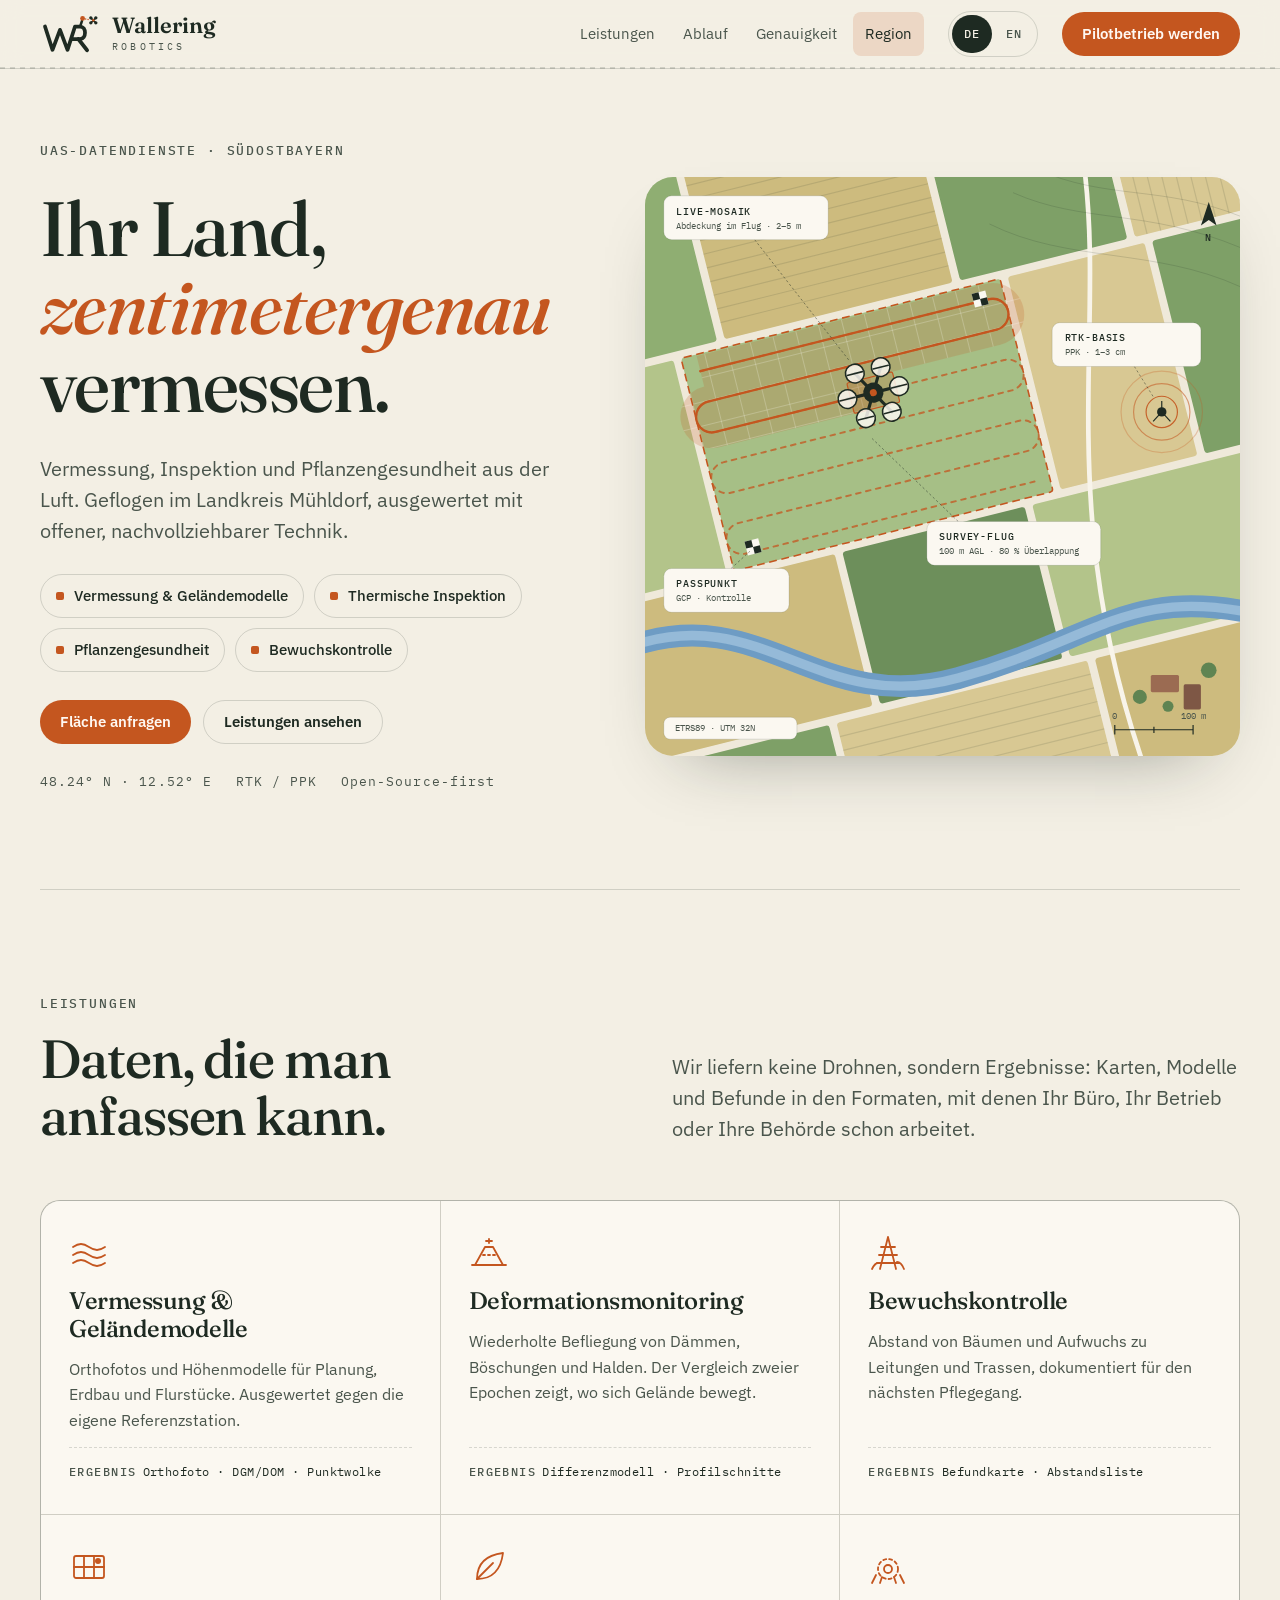
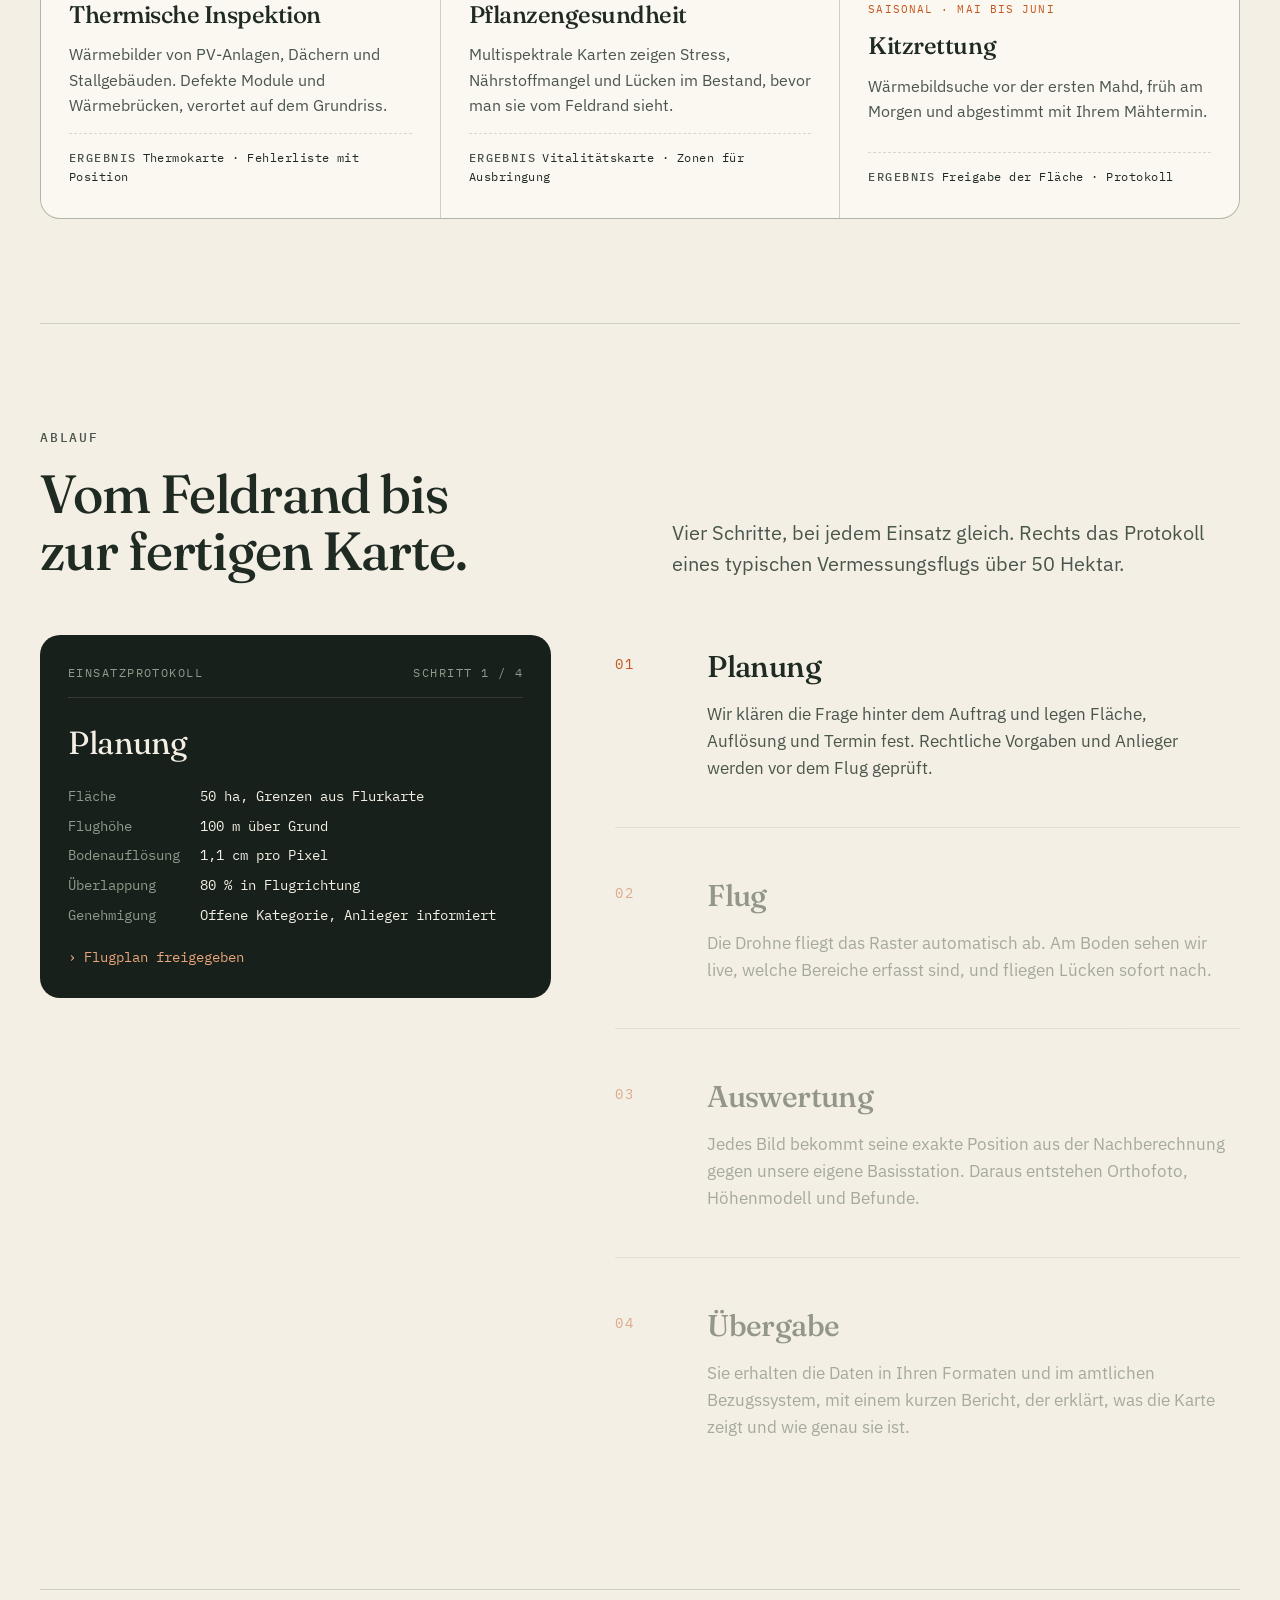
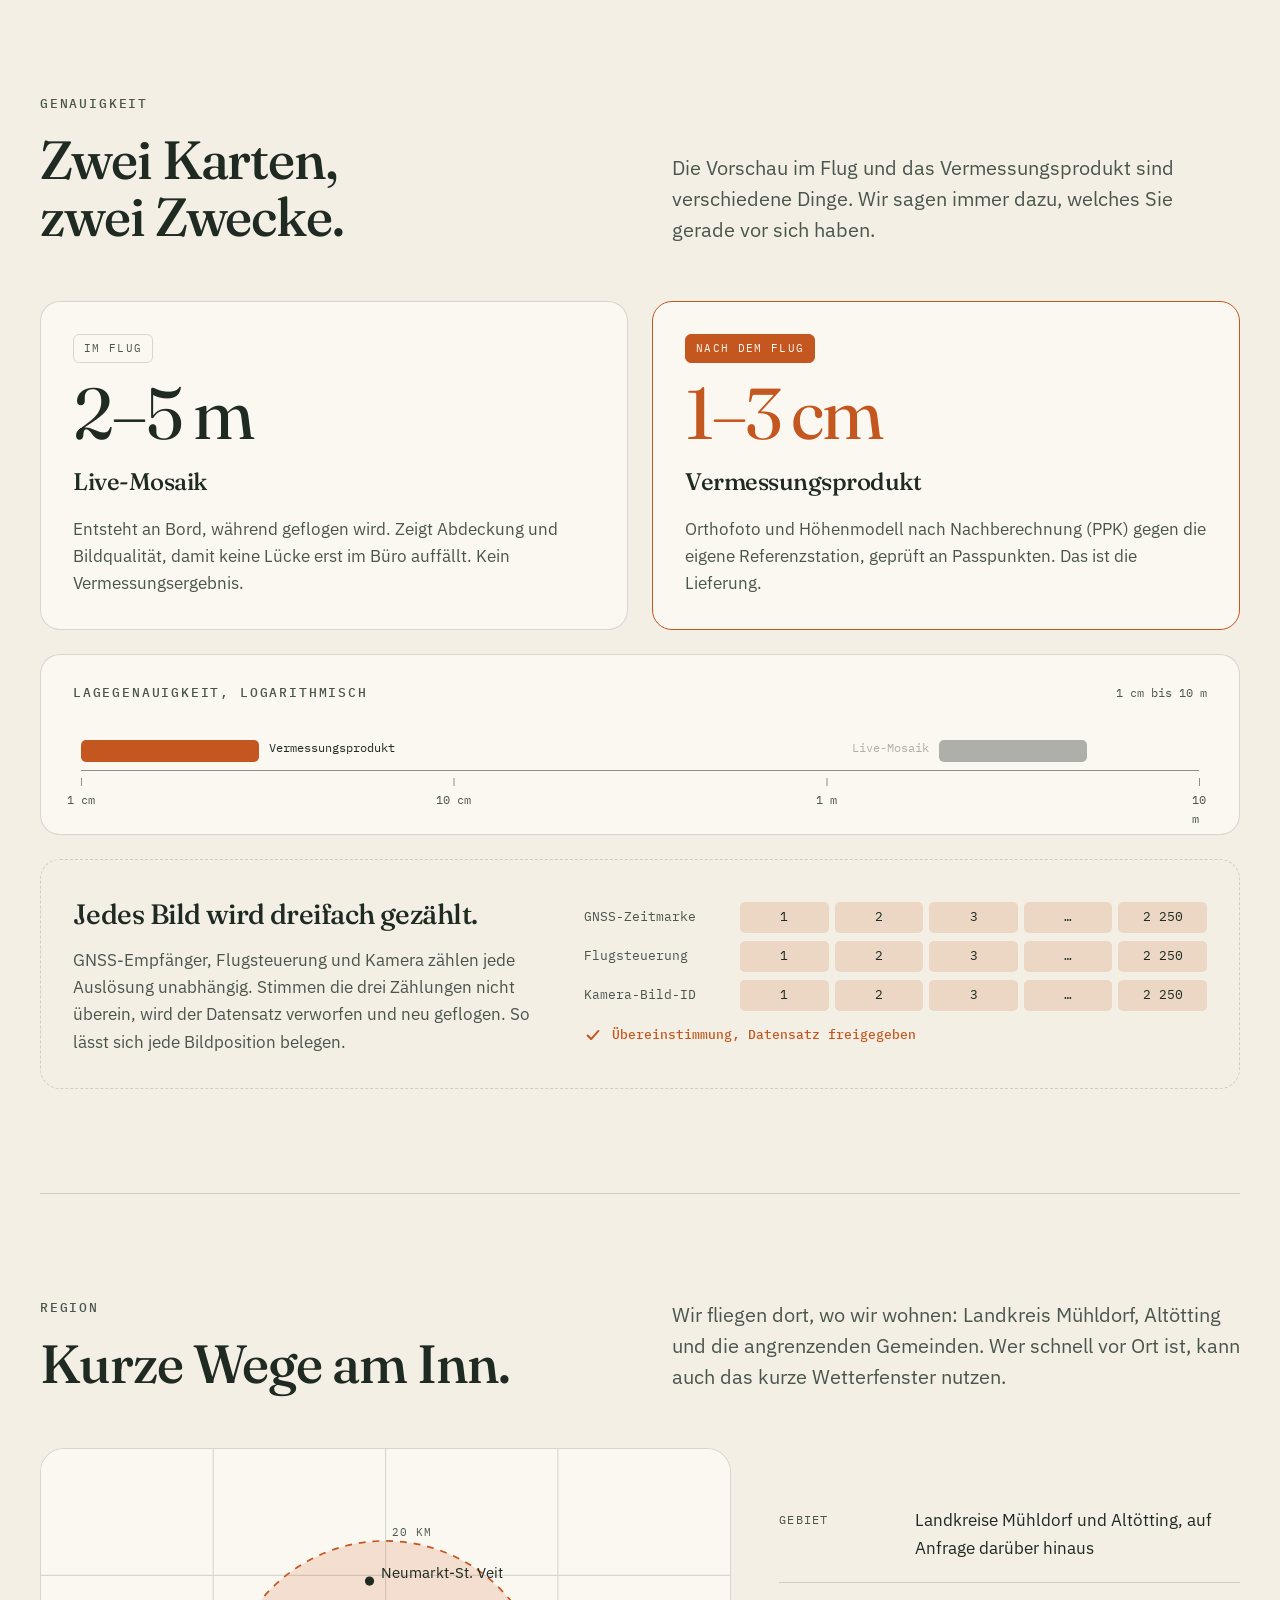
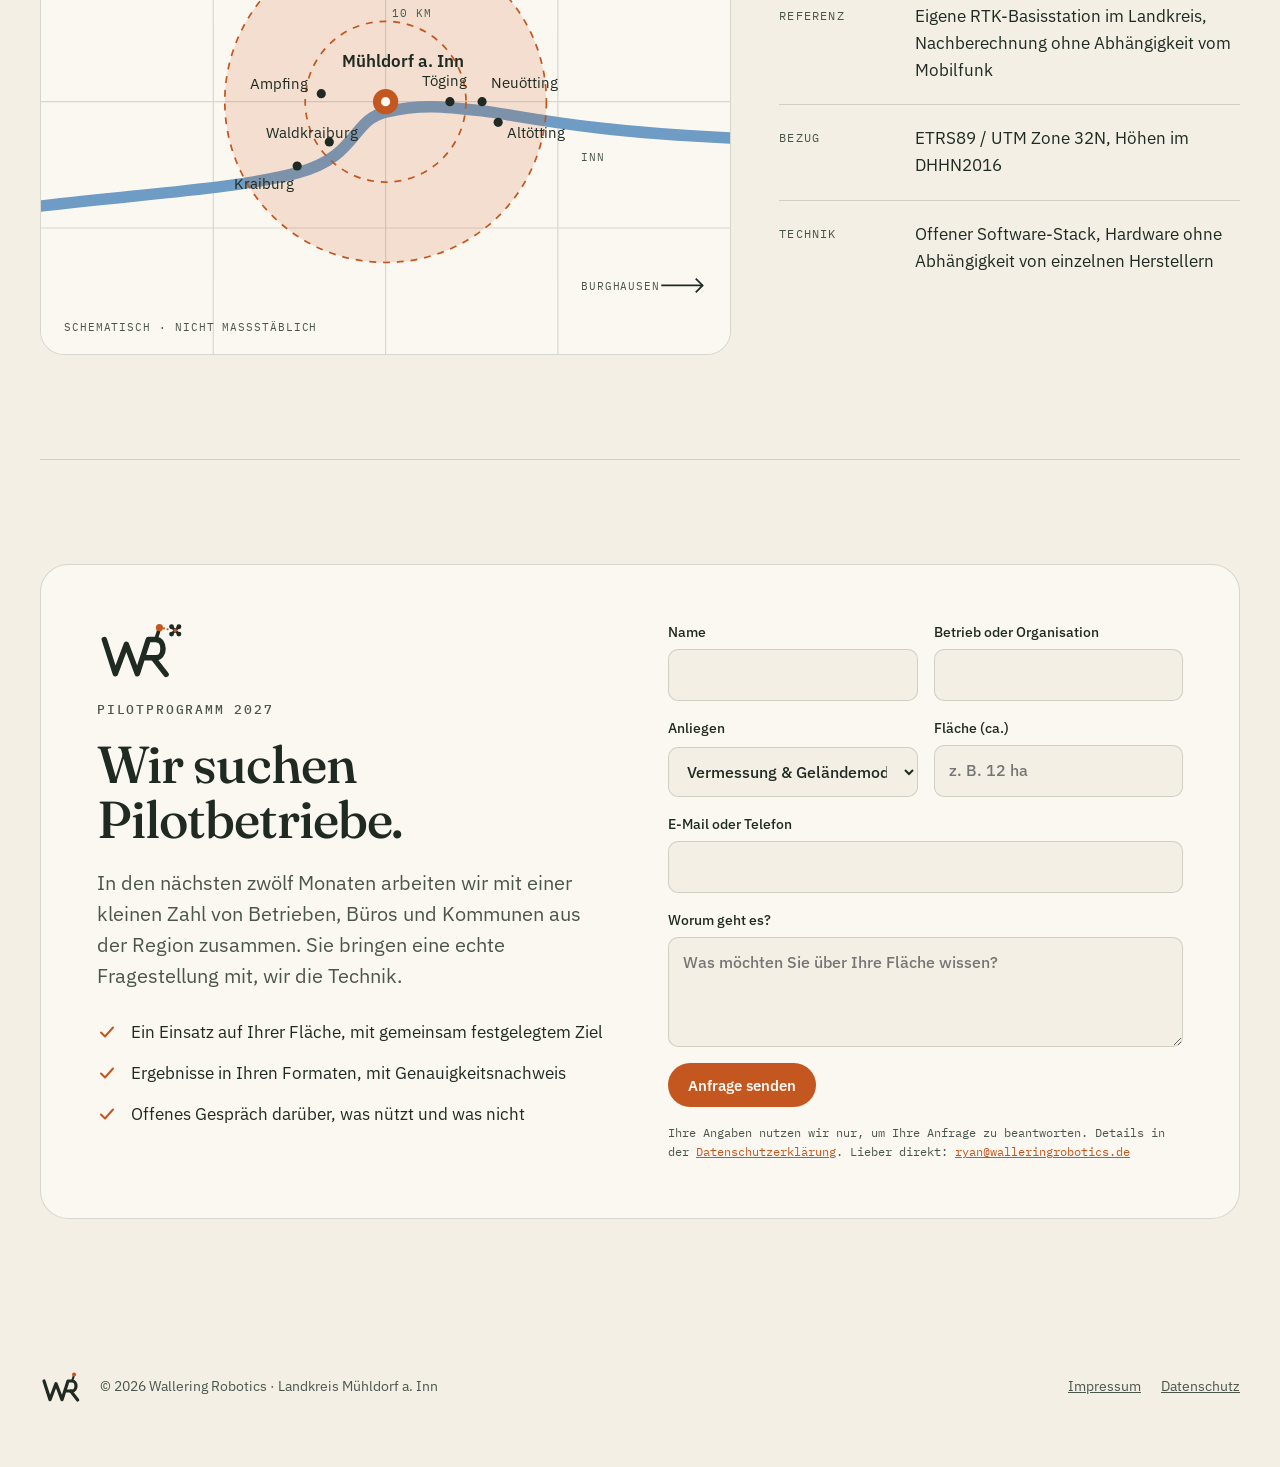
<file: index.html>
<!doctype html>
<html lang="de">
<head>
<meta charset="utf-8">
<meta name="viewport" content="width=device-width, initial-scale=1, viewport-fit=cover">
<title>Wallering Robotics · Vermessung &amp; Inspektion aus der Luft · Mühldorf a. Inn</title>
<meta name="description" content="UAS-Datendienste aus dem Landkreis Mühldorf: Vermessung und Geländemodelle, Deformationsmonitoring, Bewuchskontrolle, Thermografie, Pflanzengesundheit und Kitzrettung. Zentimetergenau mit eigener RTK-Basis.">
<link rel="canonical" href="https://walleringrobotics.de/">
<link rel="alternate" hreflang="de" href="https://walleringrobotics.de/">
<link rel="alternate" hreflang="en" href="https://walleringrobotics.de/en/">
<link rel="alternate" hreflang="x-default" href="https://walleringrobotics.de/">
<meta name="theme-color" content="#F3EFE4" media="(prefers-color-scheme: light)">
<meta name="theme-color" content="#131915" media="(prefers-color-scheme: dark)">
<meta property="og:type" content="website">
<meta property="og:locale" content="de_DE">
<meta property="og:locale:alternate" content="en_GB">
<meta property="og:site_name" content="Wallering Robotics">
<meta property="og:title" content="Wallering Robotics · Ihr Land, zentimetergenau vermessen">
<meta property="og:description" content="Vermessung, Inspektion und Pflanzengesundheit aus der Luft, geflogen im Landkreis Mühldorf.">
<meta property="og:url" content="https://walleringrobotics.de/">
<link rel="icon" href="favicon.svg" type="image/svg+xml">
<link rel="preload" href="fonts/fraunces-latin-opsz-normal.woff2" as="font" type="font/woff2" crossorigin>
<link rel="preload" href="fonts/ibm-plex-sans-latin-400-normal.woff2" as="font" type="font/woff2" crossorigin>
<style>
/* Schriften lokal gehostet (keine Verbindung zu Google) */
@font-face{font-family:'Fraunces';font-style:normal;font-weight:100 900;font-display:swap;src:url(fonts/fraunces-latin-opsz-normal.woff2) format('woff2')}
@font-face{font-family:'Fraunces';font-style:italic;font-weight:100 900;font-display:swap;src:url(fonts/fraunces-latin-opsz-italic.woff2) format('woff2')}
@font-face{font-family:'IBM Plex Sans';font-style:normal;font-weight:400;font-display:swap;src:url(fonts/ibm-plex-sans-latin-400-normal.woff2) format('woff2')}
@font-face{font-family:'IBM Plex Sans';font-style:normal;font-weight:500;font-display:swap;src:url(fonts/ibm-plex-sans-latin-500-normal.woff2) format('woff2')}
@font-face{font-family:'IBM Plex Sans';font-style:normal;font-weight:600;font-display:swap;src:url(fonts/ibm-plex-sans-latin-600-normal.woff2) format('woff2')}
@font-face{font-family:'IBM Plex Mono';font-style:normal;font-weight:400;font-display:swap;src:url(fonts/ibm-plex-mono-latin-400-normal.woff2) format('woff2')}
@font-face{font-family:'IBM Plex Mono';font-style:normal;font-weight:500;font-display:swap;src:url(fonts/ibm-plex-mono-latin-500-normal.woff2) format('woff2')}
:root{padding-top:env(safe-area-inset-top,0px);padding-bottom:env(safe-area-inset-bottom,0px)}
body{margin:0}
img{max-width:100%}
[hidden]{display:none!important}
.hp{position:absolute;left:-9999px;width:1px;height:1px;overflow:hidden}
</style>
<style>
/* Layout: a survey map that keeps flying as you scroll — map hero, then field-sheet sections on a paper ground, one burnt-orange flight-line accent */
:root{
  --bg:#F3EFE4; --surface:#FBF8F1; --fg:#1E2A22; --muted:#4A554C; --line:rgba(30,42,34,.16);
  --accent:#C4561F; --accent-soft:rgba(196,86,31,.16); --on-accent:#FFF8F2;
  --gap:#EFE9DA; --f1:#8FAE72; --f2:#CDBB7E; --f3:#7EA067; --f4:#D8C893; --f5:#B3C48A; --f6:#6D8F5B; --fs:#A6BF86;
  --river:#6E9CC4; --river2:#95BAD8; --road:#F8F4EA; --roof1:#9B6B52; --roof2:#7E5745; --tree:#5F8452;
  --display:'Fraunces', Georgia, 'Times New Roman', serif;
  --body:'IBM Plex Sans', system-ui, -apple-system, 'Segoe UI', sans-serif;
  --mono:'IBM Plex Mono', ui-monospace, 'SFMono-Regular', Menlo, monospace;
}
@media (prefers-color-scheme: dark){ :root:not([data-theme="light"]){
  --bg:#131915; --surface:#1B231E; --fg:#ECE8DC; --muted:#A9B2A6; --line:rgba(236,232,220,.16);
  --accent:#E27B45; --accent-soft:rgba(226,123,69,.2); --on-accent:#1A120D;
  --gap:#20291F; --f1:#3F5634; --f2:#5E5534; --f3:#36502F; --f4:#655D3C; --f5:#4A5A36; --f6:#2E4428; --fs:#4C6340;
  --river:#3D6789; --river2:#5383AA; --road:#2B3328; --roof1:#6E4B3A; --roof2:#5A3F32; --tree:#2F4A29;
  color-scheme:dark }}
:root[data-theme="dark"]{
  --bg:#131915; --surface:#1B231E; --fg:#ECE8DC; --muted:#A9B2A6; --line:rgba(236,232,220,.16);
  --accent:#E27B45; --accent-soft:rgba(226,123,69,.2); --on-accent:#1A120D;
  --gap:#20291F; --f1:#3F5634; --f2:#5E5534; --f3:#36502F; --f4:#655D3C; --f5:#4A5A36; --f6:#2E4428; --fs:#4C6340;
  --river:#3D6789; --river2:#5383AA; --road:#2B3328; --roof1:#6E4B3A; --roof2:#5A3F32; --tree:#2F4A29;
  color-scheme:dark }

*{box-sizing:border-box}
html{scroll-behavior:smooth;scroll-padding-top:84px}
@media (prefers-reduced-motion: reduce){ html{scroll-behavior:auto} }
body{background:var(--bg);color:var(--fg);font-family:var(--body);font-size:17px;line-height:1.6;padding-inline:20px;-webkit-font-smoothing:antialiased}
a{color:var(--accent)}
:focus-visible{outline:2px solid var(--accent);outline-offset:3px;border-radius:4px}
.wrap{max-width:1200px;margin-inline:auto}
h1,h2,h3{font-family:var(--display);font-weight:500;letter-spacing:-.02em;text-wrap:balance;margin:0}
p{margin:0}
.eyebrow{font-family:var(--mono);font-size:13px;font-weight:500;letter-spacing:.14em;text-transform:uppercase;color:var(--muted)}
.lede{font-size:20px;line-height:1.55;color:var(--muted);max-width:60ch}
.mono{font-family:var(--mono)}

/* header */
.top{position:sticky;top:env(safe-area-inset-top,0px);z-index:20;margin-inline:-20px;padding-inline:20px;background:color-mix(in srgb,var(--bg) 88%,transparent);backdrop-filter:blur(10px);-webkit-backdrop-filter:blur(10px);border-bottom:1px solid var(--line)}
.top .wrap{display:flex;align-items:center;gap:24px;height:68px}
.brand{display:flex;align-items:center;gap:12px;text-decoration:none;color:var(--fg)}
.brand .w{font-family:var(--display);font-weight:600;font-size:22px;line-height:1}
.brand .r{font-family:var(--mono);font-size:10px;letter-spacing:.32em;color:var(--muted)}
.mark{flex-shrink:0;overflow:visible}
.mark .quad{animation:hover 3.2s ease-in-out infinite}
@keyframes hover{0%,100%{transform:translateY(0)}50%{transform:translateY(-1.4px)}}
@media (prefers-reduced-motion: reduce){ .mark .quad{animation:none} }
.foot-brand{display:flex;align-items:center;gap:12px;color:var(--fg)}
.pilot-mark{color:var(--fg);width:88px;height:auto;margin-bottom:20px;display:block}
.nav{display:flex;gap:4px;margin-left:auto}
.nav a{font-size:15px;color:var(--muted);text-decoration:none;padding:10px 12px;border-radius:8px}
.nav a:hover,.nav a.on{color:var(--fg)}
.nav a.on{background:var(--accent-soft)}
.btn{display:inline-flex;align-items:center;gap:10px;min-height:44px;padding:0 20px;border-radius:999px;background:var(--accent);color:var(--on-accent);font-weight:600;font-size:15px;text-decoration:none;border:0;cursor:pointer;font-family:var(--body)}
.btn:hover{filter:brightness(1.07)}
.btn.ghost{background:transparent;color:var(--fg);border:1px solid var(--line)}
.progress{position:absolute;left:0;right:0;bottom:-1px;height:2px;background-image:linear-gradient(90deg,var(--line) 50%,transparent 50%);background-size:10px 2px}
.progress i{display:block;height:2px;width:0;background:var(--accent)}
@media (max-width:900px){ .nav{display:none} .top .btn{margin-left:auto} }

/* hero */
.hero{display:grid;grid-template-columns:minmax(0,1fr) minmax(0,1.1fr);gap:64px;align-items:center;padding-block:72px 96px}
.hero-copy{display:flex;flex-direction:column;gap:28px}
.hero h1{font-size:clamp(44px,6vw,78px);line-height:1.02}
.hero h1 em{color:var(--accent)}
.pills{display:flex;flex-wrap:wrap;gap:10px}
.pill{display:inline-flex;align-items:center;gap:10px;padding:9px 15px;border:1px solid var(--line);border-radius:999px;font-size:15px;font-weight:500}
.pill::before{content:"";width:8px;height:8px;border-radius:2px;background:var(--accent)}
.hero-cta{display:flex;flex-wrap:wrap;gap:12px}
.coords{display:flex;flex-wrap:wrap;gap:8px 24px;font-family:var(--mono);font-size:13px;letter-spacing:.08em;color:var(--muted)}
.map{border-radius:28px;overflow:hidden;background:var(--gap);box-shadow:0 30px 70px -40px rgba(20,30,24,.45);max-width:100%}
.map svg{display:block;width:100%;height:auto}
.t1{font-family:var(--mono);font-size:13px;font-weight:500;letter-spacing:.08em;fill:var(--fg)}
.t2{font-family:var(--mono);font-size:11px;fill:var(--muted)}
.chip{fill:var(--surface);stroke:var(--line)}
.lead{fill:none;stroke:var(--fg);stroke-opacity:.5;stroke-width:1.2;stroke-dasharray:3 3}
.row{stroke:var(--fg);stroke-opacity:.12;stroke-width:1.5}
.blade{transform-box:fill-box;transform-origin:center;animation:spin .35s linear infinite}
@keyframes spin{to{transform:rotate(360deg)}}
@media (prefers-reduced-motion: reduce){ .blade{animation:none} }
@media (max-width:900px){ .hero{grid-template-columns:minmax(0,1fr);gap:40px;padding-block:40px 64px} }

/* sections */
section.band{padding-block:104px;border-top:1px solid var(--line)}
.head{display:grid;grid-template-columns:minmax(0,1fr) minmax(0,1fr);gap:24px 64px;align-items:end;margin-bottom:56px}
.head h2{font-size:clamp(34px,4.2vw,54px);line-height:1.06}
@media (max-width:900px){ section.band{padding-block:72px} .head{grid-template-columns:minmax(0,1fr);margin-bottom:40px} }

/* services */
.svc{display:grid;grid-template-columns:repeat(3,minmax(0,1fr));gap:1px;background:var(--line);border:1px solid var(--line);border-radius:20px;overflow:hidden}
.svc article{background:var(--surface);padding:32px 28px;display:flex;flex-direction:column;gap:14px;min-width:0}
.svc svg{width:40px;height:40px;fill:none;stroke:var(--accent);stroke-width:1.8;stroke-linecap:round;stroke-linejoin:round}
.svc h3{font-size:24px;line-height:1.15}
.svc p{color:var(--muted);font-size:16px}
.out{margin-top:auto;padding-top:14px;border-top:1px dashed var(--line);font-family:var(--mono);font-size:12px;letter-spacing:.04em;color:var(--fg)}
.out b{font-weight:500;color:var(--muted);letter-spacing:.12em;margin-right:6px}
.season{font-family:var(--mono);font-size:11px;letter-spacing:.1em;color:var(--accent);text-transform:uppercase}
@media (max-width:980px){ .svc{grid-template-columns:repeat(2,minmax(0,1fr))} }
@media (max-width:620px){ .svc{grid-template-columns:minmax(0,1fr)} }

/* process */
.proc{display:grid;grid-template-columns:minmax(0,.9fr) minmax(0,1.1fr);gap:64px}
.console{position:sticky;top:110px;align-self:start;background:#18201B;color:#DCE3D6;border-radius:20px;padding:28px;font-family:var(--mono);font-size:14px;line-height:1.7;min-width:0}
.console .bar{display:flex;justify-content:space-between;gap:12px;color:#8E9A8B;font-size:12px;letter-spacing:.12em;margin-bottom:18px;padding-bottom:14px;border-bottom:1px solid rgba(220,227,214,.14)}
.console .stage{font-family:var(--display);font-size:32px;color:#F3EFE4;letter-spacing:-.01em;margin-bottom:14px}
.console dl{display:grid;grid-template-columns:auto minmax(0,1fr);gap:6px 20px;margin:0}
.console dt{color:#8E9A8B}
.console dd{margin:0;color:#F3EFE4;font-variant-numeric:tabular-nums;overflow-wrap:anywhere}
.console .ok{margin-top:18px;color:#E9A57C}
.steps{display:flex;flex-direction:column;gap:0;list-style:none;margin:0;padding:0}
.steps li{padding-block:44px;border-top:1px solid var(--line);display:grid;grid-template-columns:72px minmax(0,1fr);gap:20px;opacity:.45;transition:opacity .3s}
.steps li:first-child{border-top:0;padding-top:8px}
.steps li.on{opacity:1}
.steps .n{font-family:var(--mono);font-size:14px;color:var(--accent);padding-top:10px;letter-spacing:.1em}
.steps h3{font-size:30px;margin-bottom:10px}
.steps p{color:var(--muted);max-width:52ch}
@media (max-width:900px){ .proc{grid-template-columns:minmax(0,1fr);gap:32px} .console{position:static} .steps li{opacity:1;grid-template-columns:48px minmax(0,1fr)} }

/* accuracy */
.acc{display:grid;grid-template-columns:repeat(2,minmax(0,1fr));gap:24px}
.prod{border:1px solid var(--line);border-radius:20px;padding:32px;display:flex;flex-direction:column;gap:14px;background:var(--surface);min-width:0}
.prod.main{border-color:var(--accent)}
.prod .big{font-family:var(--display);font-size:clamp(48px,6vw,72px);line-height:1;letter-spacing:-.03em}
.prod.main .big{color:var(--accent)}
.prod p{color:var(--muted)}
.tag{align-self:flex-start;font-family:var(--mono);font-size:11px;letter-spacing:.12em;text-transform:uppercase;padding:5px 10px;border-radius:6px;border:1px solid var(--line);color:var(--muted)}
.prod.main .tag{background:var(--accent);border-color:var(--accent);color:var(--on-accent)}
.ruler{grid-column:1/-1;border:1px solid var(--line);border-radius:20px;padding:28px 32px 20px;background:var(--surface)}
.ruler .ttl{display:flex;justify-content:space-between;gap:12px;flex-wrap:wrap;margin-bottom:26px}
.track{position:relative;height:56px;margin-inline:8px}
.track .axis{position:absolute;left:0;right:0;top:40px;height:1px;background:var(--fg);opacity:.5}
.track .band{position:absolute;top:10px;height:22px;border-radius:5px}
.track .band span{position:absolute;top:-2px;left:calc(100% + 10px);white-space:nowrap;font-family:var(--mono);font-size:12px;color:var(--fg)}
.track .b1{background:var(--accent)}
.track .b2{background:var(--fg);opacity:.35}
.track .b2 span{left:auto;right:calc(100% + 10px)}
.ticks{position:relative;height:28px;margin-inline:8px;font-family:var(--mono);font-size:12px;color:var(--muted)}
.ticks span{position:absolute;transform:translateX(-50%);top:4px}
.ticks span::before{content:"";position:absolute;left:50%;top:-12px;width:1px;height:8px;background:var(--fg);opacity:.5}
.check{grid-column:1/-1;display:grid;grid-template-columns:minmax(0,1fr) minmax(0,1.3fr);gap:32px;align-items:center;padding:32px;border-radius:20px;border:1px dashed var(--line)}
.check h3{font-size:28px;margin-bottom:10px}
.check p{color:var(--muted)}
.ctr{font-family:var(--mono);font-size:13px;display:grid;gap:8px;min-width:0;overflow-x:auto}
.ctr div{display:grid;grid-template-columns:150px repeat(5,minmax(40px,1fr));gap:6px;align-items:center;font-variant-numeric:tabular-nums}
.ctr div span{text-align:center;padding:5px 0;border-radius:5px;background:var(--accent-soft)}
.ctr div span:first-child{text-align:left;background:none;color:var(--muted)}
.ctr .res{display:flex;gap:10px;align-items:center;color:var(--accent);font-weight:500;padding-top:6px}
@media (max-width:800px){ .acc,.check{grid-template-columns:minmax(0,1fr)} .ctr div{grid-template-columns:110px repeat(5,minmax(34px,1fr))} }

/* region */
.region{display:grid;grid-template-columns:minmax(0,1.2fr) minmax(0,.8fr);gap:48px;align-items:center}
.rmap{border-radius:24px;overflow:hidden;background:var(--surface);border:1px solid var(--line);max-width:100%}
.rmap svg{display:block;width:100%;height:auto}
.town{font-family:var(--body);font-size:13px;fill:var(--fg)}
.town.hq{font-weight:600;font-size:15px}
.km{font-family:var(--mono);font-size:10px;fill:var(--muted);letter-spacing:.08em}
.facts{display:grid;gap:20px}
.fact{display:grid;grid-template-columns:120px minmax(0,1fr);gap:16px;padding-bottom:20px;border-bottom:1px solid var(--line)}
.fact:last-child{border-bottom:0}
.fact dt{font-family:var(--mono);font-size:12px;letter-spacing:.1em;text-transform:uppercase;color:var(--muted);padding-top:3px}
.fact dd{margin:0}
@media (max-width:900px){ .region{grid-template-columns:minmax(0,1fr)} }

/* pilot */
.pilot{display:grid;grid-template-columns:minmax(0,1fr) minmax(0,1fr);gap:56px;background:var(--surface);border:1px solid var(--line);border-radius:28px;padding:56px}
.pilot h2{font-size:clamp(34px,4.2vw,52px);line-height:1.06;margin-bottom:20px}
.pilot ul{list-style:none;padding:0;margin:28px 0 0;display:grid;gap:14px}
.pilot li{display:grid;grid-template-columns:22px minmax(0,1fr);gap:12px}
.pilot li svg{width:20px;height:20px;margin-top:3px;stroke:var(--accent);fill:none;stroke-width:2;stroke-linecap:round;stroke-linejoin:round}
form{display:grid;gap:16px;align-content:start}
label{display:grid;gap:6px;font-size:14px;font-weight:500}
input,select,textarea{font:inherit;font-size:16px;color:var(--fg);background:var(--bg);border:1px solid var(--line);border-radius:10px;padding:12px 14px;min-height:46px;width:100%}
textarea{min-height:110px;resize:vertical}
input:focus,select:focus,textarea:focus{outline:2px solid var(--accent);outline-offset:0;border-color:transparent}
.two{display:grid;grid-template-columns:repeat(2,minmax(0,1fr));gap:16px}
.note{font-family:var(--mono);font-size:12px;color:var(--muted)}
.status{font-size:15px;padding:12px 14px;border-radius:10px;background:var(--accent-soft)}
@media (max-width:900px){ .pilot{grid-template-columns:minmax(0,1fr);padding:32px 22px;gap:36px} }
@media (max-width:480px){ .two{grid-template-columns:minmax(0,1fr)} }

/* language switch */
.lang{display:flex;gap:2px;padding:3px;border:1px solid var(--line);border-radius:999px;font-family:var(--mono);font-size:12px;font-weight:500;letter-spacing:.08em;flex-shrink:0}
.lang a{min-width:40px;min-height:38px;display:grid;place-items:center;border-radius:999px;color:var(--muted);text-decoration:none}
.lang a:hover{color:var(--fg)}
.lang a[aria-current]{background:var(--fg);color:var(--bg)}
@media (max-width:900px){ .lang{margin-left:auto} .top .btn{margin-left:0} }
@media (max-width:560px){ .top .btn{display:none} }

footer{padding-block:48px 64px;display:flex;flex-wrap:wrap;gap:16px 32px;justify-content:space-between;align-items:center;color:var(--muted);font-size:14px}
footer nav{display:flex;gap:20px}
footer a{color:var(--muted)}
</style>
</head>
<body>

<header class="top">
  <div class="wrap">
    <a class="brand" href="#start" aria-label="Wallering Robotics, zum Seitenanfang">
      <svg class="mark" width="60" height="40" viewBox="0 0 72 48" aria-hidden="true">
        <g transform="translate(2 5)" fill="none" stroke-linecap="round" stroke-linejoin="round">
          <path d="M4 10 L13 38 L22 14 L31 38 L40 10 H46 C54 10 54 25 46 25 H35.5" stroke="currentColor" stroke-width="4.5"/>
          <path d="M44 25 L54.5 38.5" stroke="currentColor" stroke-width="4.5"/>
          <path d="M46.2 10 L48.4 3.2" stroke="currentColor" stroke-width="3"/>
          <circle cx="49.1" cy="0.3" r="2.9" fill="var(--accent)" stroke="none"/>
          <path class="link" d="M52.8 0.9 L56.4 1.8" stroke="var(--accent)" stroke-width="1.8" stroke-dasharray="0 3"/>
          <g class="quad"><g transform="translate(62 2.6)">
            <path d="M-3 -3 L3 3 M-3 3 L3 -3" stroke="currentColor" stroke-width="2.2"/>
            <g fill="currentColor" stroke="none"><circle cx="-3" cy="-3" r="2"/><circle cx="3" cy="-3" r="2"/><circle cx="-3" cy="3" r="2"/><circle cx="3" cy="3" r="2"/></g>
            <circle r="1.5" fill="var(--accent)" stroke="none"/>
          </g></g>
        </g>
      </svg>
      <span style="display:grid;gap:3px"><span class="w">Wallering</span><span class="r">ROBOTICS</span></span>
    </a>
    <nav class="nav" aria-label="Hauptnavigation">
      <a href="#leistungen">Leistungen</a>
      <a href="#ablauf">Ablauf</a>
      <a href="#genauigkeit">Genauigkeit</a>
      <a href="#region">Region</a>
    </nav>
    <nav class="lang" aria-label="Sprache"><a href="/" aria-current="page" lang="de">DE</a><a href="/en/" hreflang="en" lang="en">EN</a></nav>
    <a class="btn" href="#pilot">Pilotbetrieb werden</a>
  </div>
  <div class="progress" aria-hidden="true"><i id="prog"></i></div>
</header>

<main class="wrap" id="start">

<section class="hero" aria-labelledby="h-hero">
  <div class="hero-copy">
    <div class="eyebrow">UAS-Datendienste · Südostbayern</div>
    <h1 id="h-hero">Ihr Land, <em>zentimetergenau</em> vermessen.</h1>
    <p class="lede">Vermessung, Inspektion und Pflanzengesundheit aus der Luft. Geflogen im Landkreis Mühldorf, ausgewertet mit offener, nachvollziehbarer Technik.</p>
    <div class="pills">
      <span class="pill">Vermessung &amp; Geländemodelle</span>
      <span class="pill">Thermische Inspektion</span>
      <span class="pill">Pflanzengesundheit</span>
      <span class="pill">Bewuchskontrolle</span>
    </div>
    <div class="hero-cta">
      <a class="btn" href="#pilot">Fläche anfragen</a>
      <a class="btn ghost" href="#leistungen">Leistungen ansehen</a>
    </div>
    <div class="coords"><span>48.24° N · 12.52° E</span><span>RTK / PPK</span><span>Open-Source-first</span></div>
  </div>

  <div class="map">
    <svg viewBox="0 0 760 740" role="img" aria-label="Kartenillustration: Drohne fliegt ein Vermessungsmuster über Feldern am Inn, mit RTK-Basis und Passpunkten">
      <defs>
        <pattern id="px" width="30" height="30" patternUnits="userSpaceOnUse">
          <path d="M30 0H0V30" fill="none" stroke="#fff" stroke-opacity=".55" stroke-width="1"/>
        </pattern>
        <mask id="swathMask" maskUnits="userSpaceOnUse" x="-200" y="-200" width="1200" height="1200">
          <path id="swathM" d="" fill="none" stroke="#fff" stroke-width="40"/>
        </mask>
      </defs>
      <g transform="rotate(-14 400 370)">
        <rect x="-120" y="-80" width="260" height="220" rx="4" fill="var(--f1)"/>
        <rect x="150" y="-80" width="300" height="220" rx="4" fill="var(--f2)"/>
        <rect x="460" y="-80" width="220" height="220" rx="4" fill="var(--f3)"/>
        <rect x="690" y="-80" width="260" height="220" rx="4" fill="var(--f4)"/>
        <rect x="-120" y="150" width="200" height="280" rx="4" fill="var(--f5)"/>
        <rect x="90" y="150" width="420" height="280" rx="4" fill="var(--fs)"/>
        <rect x="520" y="150" width="180" height="280" rx="4" fill="var(--f4)"/>
        <rect x="710" y="150" width="240" height="280" rx="4" fill="var(--f3)"/>
        <rect x="-120" y="440" width="340" height="200" rx="4" fill="var(--f2)"/>
        <rect x="230" y="440" width="240" height="200" rx="4" fill="var(--f6)"/>
        <rect x="480" y="440" width="300" height="200" rx="4" fill="var(--f5)"/>
        <rect x="790" y="440" width="160" height="200" rx="4" fill="var(--f1)"/>
        <rect x="-120" y="650" width="280" height="230" rx="4" fill="var(--f3)"/>
        <rect x="170" y="650" width="330" height="230" rx="4" fill="var(--f4)"/>
        <rect x="510" y="650" width="440" height="230" rx="4" fill="var(--f2)"/>
        <g class="row" id="rows"></g>

        <g mask="url(#swathMask)">
          <rect x="60" y="130" width="480" height="320" fill="var(--accent)" fill-opacity=".2"/>
          <rect x="60" y="130" width="480" height="320" fill="url(#px)"/>
        </g>
        <rect x="90" y="150" width="420" height="280" rx="4" fill="none" stroke="var(--accent)" stroke-width="2" stroke-dasharray="10 6"/>
        <path id="plan" fill="none" stroke="var(--accent)" stroke-opacity=".75" stroke-width="2.5" stroke-dasharray="6 7" stroke-linecap="round" d="M110 172 H490 A20 20 0 0 1 490 212 H110 A20 20 0 0 0 110 252 H490 A20 20 0 0 1 490 292 H110 A20 20 0 0 0 110 332 H490 A20 20 0 0 1 490 372 H110 A20 20 0 0 0 110 412 H490"/>
        <path id="done" fill="none" stroke="var(--accent)" stroke-width="3" stroke-linecap="round" stroke-linejoin="round" d=""/>

        <g><rect x="112" y="397" width="18" height="18" fill="#FBF8F1"/><rect x="112" y="397" width="9" height="9" fill="#1E2A22"/><rect x="121" y="406" width="9" height="9" fill="#1E2A22"/></g>
        <g><rect x="470" y="160" width="18" height="18" fill="#FBF8F1"/><rect x="470" y="160" width="9" height="9" fill="#1E2A22"/><rect x="479" y="169" width="9" height="9" fill="#1E2A22"/></g>

        <g id="drone" transform="translate(300 292)">
          <rect x="-30" y="-20" width="60" height="40" rx="2" fill="var(--accent)" fill-opacity=".22" stroke="var(--accent)" stroke-width="1.5"/>
          <g stroke="#1E2A22" stroke-width="4" stroke-linecap="round">
            <line x1="0" y1="0" x2="34" y2="0"/><line x1="0" y1="0" x2="17" y2="29.4"/><line x1="0" y1="0" x2="-17" y2="29.4"/>
            <line x1="0" y1="0" x2="-34" y2="0"/><line x1="0" y1="0" x2="-17" y2="-29.4"/><line x1="0" y1="0" x2="17" y2="-29.4"/>
          </g>
          <g id="rotors"></g>
          <circle r="13" fill="#1E2A22"/><circle r="4.5" fill="var(--accent)"/>
        </g>
      </g>

      <path d="M560 -20 C 590 200 520 420 640 760" fill="none" stroke="var(--road)" stroke-width="6" stroke-linecap="round"/>
      <path d="M-20 600 C 150 540 220 690 400 640 S 620 520 790 560" fill="none" stroke="var(--river)" stroke-width="28" stroke-linecap="round"/>
      <path d="M-20 600 C 150 540 220 690 400 640 S 620 520 790 560" fill="none" stroke="var(--river2)" stroke-width="12" stroke-linecap="round"/>
      <g fill="none" stroke="var(--fg)" stroke-opacity=".16" stroke-width="1.2">
        <path d="M470 20 C 560 60 640 40 760 90"/><path d="M500 -10 C 590 30 660 10 760 50"/><path d="M440 60 C 540 110 650 90 760 140"/>
      </g>
      <rect x="646" y="636" width="36" height="22" rx="2" fill="var(--roof1)"/>
      <rect x="688" y="648" width="22" height="32" rx="2" fill="var(--roof2)"/>
      <circle cx="632" cy="664" r="9" fill="var(--tree)"/><circle cx="720" cy="630" r="10" fill="var(--tree)"/><circle cx="668" cy="676" r="7" fill="var(--tree)"/>

      <g fill="none" stroke="var(--accent)" stroke-width="1.5">
        <circle cx="660" cy="300" r="20" stroke-opacity=".9"/><circle cx="660" cy="300" r="36" stroke-opacity=".55"/><circle cx="660" cy="300" r="52" stroke-opacity=".28"/>
      </g>
      <g stroke="var(--fg)" stroke-width="1.5"><line x1="660" y1="300" x2="649" y2="312"/><line x1="660" y1="300" x2="671" y2="312"/><line x1="660" y1="300" x2="660" y2="286"/></g>
      <circle cx="660" cy="300" r="6" fill="var(--fg)"/>

      <path class="lead" d="M140 80 L 262 236"/>
      <rect class="chip" x="24" y="24" width="210" height="56" rx="10"/>
      <text class="t1" x="40" y="48">LIVE-MOSAIK</text>
      <text class="t2" x="40" y="66" id="covTxt">Abdeckung im Flug · 2–5 m</text>

      <path class="lead" d="M400 440 L 290 334"/>
      <rect class="chip" x="360" y="440" width="222" height="56" rx="10"/>
      <text class="t1" x="376" y="464">SURVEY-FLUG</text>
      <text class="t2" x="376" y="482">100 m AGL · 80 % Überlappung</text>

      <path class="lead" d="M625 242 L 650 282"/>
      <rect class="chip" x="520" y="186" width="190" height="56" rx="10"/>
      <text class="t1" x="536" y="210">RTK-BASIS</text>
      <text class="t2" x="536" y="228">PPK · 1–3 cm</text>

      <path class="lead" d="M110 500 L 134 478"/>
      <rect class="chip" x="24" y="500" width="160" height="56" rx="10"/>
      <text class="t1" x="40" y="524">PASSPUNKT</text>
      <text class="t2" x="40" y="542">GCP · Kontrolle</text>

      <polygon points="720,32 730,62 720,55 710,62" fill="var(--fg)"/>
      <text class="t1" x="715" y="82">N</text>
      <rect class="chip" x="24" y="690" width="170" height="28" rx="8"/>
      <text class="t2" x="38" y="708">ETRS89 · UTM 32N</text>
      <g stroke="var(--fg)" stroke-width="1.5"><line x1="600" y1="706" x2="700" y2="706"/><line x1="600" y1="700" x2="600" y2="712"/><line x1="650" y1="702" x2="650" y2="710"/><line x1="700" y1="700" x2="700" y2="712"/></g>
      <text class="t2" x="596" y="692">0</text><text class="t2" x="684" y="692">100 m</text>
    </svg>
  </div>
</section>

<section class="band" id="leistungen" aria-labelledby="h-l">
  <div class="head">
    <div style="display:grid;gap:16px"><div class="eyebrow">Leistungen</div><h2 id="h-l">Daten, die man anfassen kann.</h2></div>
    <p class="lede">Wir liefern keine Drohnen, sondern Ergebnisse: Karten, Modelle und Befunde in den Formaten, mit denen Ihr Büro, Ihr Betrieb oder Ihre Behörde schon arbeitet.</p>
  </div>
  <div class="svc">
    <article>
      <svg viewBox="0 0 40 40" aria-hidden="true"><path d="M4 30c6-4 10-4 16 0s10 4 16 0"/><path d="M4 22c6-4 10-4 16 0s10 4 16 0"/><path d="M4 14c6-4 10-4 16 0s10 4 16 0"/></svg>
      <h3>Vermessung &amp; Geländemodelle</h3>
      <p>Orthofotos und Höhenmodelle für Planung, Erdbau und Flurstücke. Ausgewertet gegen die eigene Referenzstation.</p>
      <div class="out"><b>ERGEBNIS</b>Orthofoto · DGM/DOM · Punktwolke</div>
    </article>
    <article>
      <svg viewBox="0 0 40 40" aria-hidden="true"><path d="M3 32h34"/><path d="M6 32l10-18h8l10 18"/><path d="M14 22h12" stroke-dasharray="2 3"/><path d="M20 6v4M17 8h6"/></svg>
      <h3>Deformationsmonitoring</h3>
      <p>Wiederholte Befliegung von Dämmen, Böschungen und Halden. Der Vergleich zweier Epochen zeigt, wo sich Gelände bewegt.</p>
      <div class="out"><b>ERGEBNIS</b>Differenzmodell · Profilschnitte</div>
    </article>
    <article>
      <svg viewBox="0 0 40 40" aria-hidden="true"><path d="M20 4l-8 32M20 4l8 32M13 14h14M11 22h18M9 30h22"/><path d="M4 36c2-4 4-6 6-6M36 36c-2-5-4-7-7-7"/></svg>
      <h3>Bewuchskontrolle</h3>
      <p>Abstand von Bäumen und Aufwuchs zu Leitungen und Trassen, dokumentiert für den nächsten Pflegegang.</p>
      <div class="out"><b>ERGEBNIS</b>Befundkarte · Abstandsliste</div>
    </article>
    <article>
      <svg viewBox="0 0 40 40" aria-hidden="true"><rect x="5" y="9" width="30" height="22" rx="2"/><path d="M5 20h30M15 9v22M25 9v22"/><circle cx="29" cy="14" r="3" fill="currentColor" stroke="none" style="color:var(--accent)"/></svg>
      <h3>Thermische Inspektion</h3>
      <p>Wärmebilder von PV-Anlagen, Dächern und Stallgebäuden. Defekte Module und Wärmebrücken, verortet auf dem Grundriss.</p>
      <div class="out"><b>ERGEBNIS</b>Thermokarte · Fehlerliste mit Position</div>
    </article>
    <article>
      <svg viewBox="0 0 40 40" aria-hidden="true"><path d="M8 32C8 16 18 8 34 6c-2 16-10 26-26 26z"/><path d="M8 32L24 16"/></svg>
      <h3>Pflanzengesundheit</h3>
      <p>Multispektrale Karten zeigen Stress, Nährstoffmangel und Lücken im Bestand, bevor man sie vom Feldrand sieht.</p>
      <div class="out"><b>ERGEBNIS</b>Vitalitätskarte · Zonen für Ausbringung</div>
    </article>
    <article>
      <svg viewBox="0 0 40 40" aria-hidden="true"><circle cx="20" cy="22" r="4"/><circle cx="20" cy="22" r="10" stroke-dasharray="3 3"/><path d="M4 36l4-8M12 36l2-6M28 36l-2-6M36 36l-4-8"/></svg>
      <div class="season">Saisonal · Mai bis Juni</div>
      <h3>Kitzrettung</h3>
      <p>Wärmebildsuche vor der ersten Mahd, früh am Morgen und abgestimmt mit Ihrem Mähtermin.</p>
      <div class="out"><b>ERGEBNIS</b>Freigabe der Fläche · Protokoll</div>
    </article>
  </div>
</section>

<section class="band" id="ablauf" aria-labelledby="h-a">
  <div class="head">
    <div style="display:grid;gap:16px"><div class="eyebrow">Ablauf</div><h2 id="h-a">Vom Feldrand bis zur fertigen Karte.</h2></div>
    <p class="lede">Vier Schritte, bei jedem Einsatz gleich. Rechts das Protokoll eines typischen Vermessungsflugs über 50 Hektar.</p>
  </div>
  <div class="proc">
    <div class="console" aria-live="polite">
      <div class="bar"><span>EINSATZPROTOKOLL</span><span id="cStep">SCHRITT 1 / 4</span></div>
      <div class="stage" id="cStage">Planung</div>
      <dl id="cList">
        <dt>Fläche</dt><dd>50 ha, Grenzen aus Flurkarte</dd>
        <dt>Flughöhe</dt><dd>100 m über Grund</dd>
        <dt>Bodenauflösung</dt><dd>1,1 cm pro Pixel</dd>
        <dt>Überlappung</dt><dd>80 % in Flugrichtung</dd>
        <dt>Genehmigung</dt><dd>Offene Kategorie, Anlieger informiert</dd>
      </dl>
      <div class="ok" id="cOk">› Flugplan freigegeben</div>
    </div>
    <ol class="steps" id="steps">
      <li class="on" data-i="0"><span class="n">01</span><div><h3>Planung</h3><p>Wir klären die Frage hinter dem Auftrag und legen Fläche, Auflösung und Termin fest. Rechtliche Vorgaben und Anlieger werden vor dem Flug geprüft.</p></div></li>
      <li data-i="1"><span class="n">02</span><div><h3>Flug</h3><p>Die Drohne fliegt das Raster automatisch ab. Am Boden sehen wir live, welche Bereiche erfasst sind, und fliegen Lücken sofort nach.</p></div></li>
      <li data-i="2"><span class="n">03</span><div><h3>Auswertung</h3><p>Jedes Bild bekommt seine exakte Position aus der Nachberechnung gegen unsere eigene Basisstation. Daraus entstehen Orthofoto, Höhenmodell und Befunde.</p></div></li>
      <li data-i="3"><span class="n">04</span><div><h3>Übergabe</h3><p>Sie erhalten die Daten in Ihren Formaten und im amtlichen Bezugssystem, mit einem kurzen Bericht, der erklärt, was die Karte zeigt und wie genau sie ist.</p></div></li>
    </ol>
  </div>
</section>

<section class="band" id="genauigkeit" aria-labelledby="h-g">
  <div class="head">
    <div style="display:grid;gap:16px"><div class="eyebrow">Genauigkeit</div><h2 id="h-g">Zwei Karten, zwei Zwecke.</h2></div>
    <p class="lede">Die Vorschau im Flug und das Vermessungsprodukt sind verschiedene Dinge. Wir sagen immer dazu, welches Sie gerade vor sich haben.</p>
  </div>
  <div class="acc">
    <div class="prod">
      <span class="tag">Im Flug</span>
      <div class="big">2–5 m</div>
      <h3 style="font-size:24px">Live-Mosaik</h3>
      <p>Entsteht an Bord, während geflogen wird. Zeigt Abdeckung und Bildqualität, damit keine Lücke erst im Büro auffällt. Kein Vermessungsergebnis.</p>
    </div>
    <div class="prod main">
      <span class="tag">Nach dem Flug</span>
      <div class="big">1–3 cm</div>
      <h3 style="font-size:24px">Vermessungsprodukt</h3>
      <p>Orthofoto und Höhenmodell nach Nachberechnung (PPK) gegen die eigene Referenzstation, geprüft an Passpunkten. Das ist die Lieferung.</p>
    </div>
    <div class="ruler">
      <div class="ttl"><span class="eyebrow">Lagegenauigkeit, logarithmisch</span><span class="note">1 cm bis 10 m</span></div>
      <div class="track" aria-hidden="true">
        <div class="axis"></div>
        <div class="band b1" style="left:0%;width:15.9%"><span>Vermessungsprodukt</span></div>
        <div class="band b2" style="left:76.7%;width:13.3%"><span>Live-Mosaik</span></div>
      </div>
      <div class="ticks" aria-hidden="true"><span style="left:0%">1 cm</span><span style="left:33.33%">10 cm</span><span style="left:66.67%">1 m</span><span style="left:100%">10 m</span></div>
    </div>
    <div class="check">
      <div>
        <h3>Jedes Bild wird dreifach gezählt.</h3>
        <p>GNSS-Empfänger, Flugsteuerung und Kamera zählen jede Auslösung unabhängig. Stimmen die drei Zählungen nicht überein, wird der Datensatz verworfen und neu geflogen. So lässt sich jede Bildposition belegen.</p>
      </div>
      <div class="ctr" role="table" aria-label="Beispiel: drei unabhängige Zähler je Auslösung">
        <div role="row"><span role="rowheader">GNSS-Zeitmarke</span><span>1</span><span>2</span><span>3</span><span>…</span><span>2 250</span></div>
        <div role="row"><span role="rowheader">Flugsteuerung</span><span>1</span><span>2</span><span>3</span><span>…</span><span>2 250</span></div>
        <div role="row"><span role="rowheader">Kamera-Bild-ID</span><span>1</span><span>2</span><span>3</span><span>…</span><span>2 250</span></div>
        <p class="res"><svg width="18" height="18" viewBox="0 0 20 20" fill="none" stroke="currentColor" stroke-width="2.2" stroke-linecap="round" stroke-linejoin="round" aria-hidden="true"><path d="M4 10.5l4 4 8-9"/></svg>Übereinstimmung, Datensatz freigegeben</p>
      </div>
    </div>
  </div>
</section>

<section class="band" id="region" aria-labelledby="h-r">
  <div class="head">
    <div style="display:grid;gap:16px"><div class="eyebrow">Region</div><h2 id="h-r">Kurze Wege am Inn.</h2></div>
    <p class="lede">Wir fliegen dort, wo wir wohnen: Landkreis Mühldorf, Altötting und die angrenzenden Gemeinden. Wer schnell vor Ort ist, kann auch das kurze Wetterfenster nutzen.</p>
  </div>
  <div class="region">
    <div class="rmap">
      <svg viewBox="0 0 600 440" role="img" aria-label="Schematische Karte des Einsatzgebiets um Mühldorf am Inn mit Ringen bei 10 und 20 Kilometern">
        <rect width="600" height="440" fill="var(--surface)"/>
        <g fill="none" stroke="var(--line)" stroke-width="1"><path d="M0 110H600M0 220H600M0 330H600M150 0V440M300 0V440M450 0V440"/></g>
        <path d="M-10 312 C 90 300 170 296 223 282 S 270 236 300 229 S 350 224 384 228 S 470 246 610 252" fill="none" stroke="var(--river)" stroke-width="10" stroke-linecap="round"/>
        <text class="km" x="470" y="272">INN</text>
        <circle cx="300" cy="220" r="140" fill="var(--accent-soft)" stroke="var(--accent)" stroke-width="1.5" stroke-dasharray="6 6"/>
        <circle cx="300" cy="220" r="70" fill="none" stroke="var(--accent)" stroke-width="1.5" stroke-dasharray="6 6"/>
        <text class="km" x="306" y="146">10 KM</text><text class="km" x="306" y="76">20 KM</text>
        <g fill="var(--fg)">
          <circle cx="251" cy="255" r="4"/><circle cx="244" cy="213" r="4"/><circle cx="356" cy="220" r="4"/><circle cx="384" cy="220" r="4"/><circle cx="398" cy="238" r="4"/><circle cx="286" cy="115" r="4"/><circle cx="223" cy="276" r="4"/>
        </g>
        <text class="town" x="196" y="252">Waldkraiburg</text>
        <text class="town" x="182" y="209">Ampfing</text>
        <text class="town" x="332" y="206">Töging</text>
        <text class="town" x="378" y="208" dx="14">Neuötting</text>
        <text class="town" x="406" y="252">Altötting</text>
        <text class="town" x="296" y="112">Neumarkt-St. Veit</text>
        <text class="town" x="168" y="296">Kraiburg</text>
        <circle cx="300" cy="220" r="11" fill="var(--accent)"/><circle cx="300" cy="220" r="4" fill="var(--surface)"/>
        <text class="town hq" x="262" y="190">Mühldorf a. Inn</text>
        <g><path d="M540 380 h36" stroke="var(--fg)" stroke-width="1.5"/><path d="M570 374l6 6-6 6" fill="none" stroke="var(--fg)" stroke-width="1.5"/><text class="km" x="470" y="384">BURGHAUSEN</text></g>
        <text class="km" x="20" y="420">SCHEMATISCH · NICHT MASSSTÄBLICH</text>
      </svg>
    </div>
    <dl class="facts">
      <div class="fact"><dt>Gebiet</dt><dd>Landkreise Mühldorf und Altötting, auf Anfrage darüber hinaus</dd></div>
      <div class="fact"><dt>Referenz</dt><dd>Eigene RTK-Basisstation im Landkreis, Nachberechnung ohne Abhängigkeit vom Mobilfunk</dd></div>
      <div class="fact"><dt>Bezug</dt><dd>ETRS89 / UTM Zone 32N, Höhen im DHHN2016</dd></div>
      <div class="fact"><dt>Technik</dt><dd>Offener Software-Stack, Hardware ohne Abhängigkeit von einzelnen Herstellern</dd></div>
    </dl>
  </div>
</section>

<section class="band" id="pilot" aria-labelledby="h-p">
  <div class="pilot">
    <div>
      <svg class="pilot-mark mark" width="88" height="59" viewBox="0 0 72 48" aria-hidden="true">
        <g transform="translate(2 5)" fill="none" stroke-linecap="round" stroke-linejoin="round">
          <path d="M4 10 L13 38 L22 14 L31 38 L40 10 H46 C54 10 54 25 46 25 H35.5" stroke="currentColor" stroke-width="4.5"/>
          <path d="M44 25 L54.5 38.5" stroke="currentColor" stroke-width="4.5"/>
          <path d="M46.2 10 L48.4 3.2" stroke="currentColor" stroke-width="3"/>
          <circle cx="49.1" cy="0.3" r="2.9" fill="var(--accent)" stroke="none"/>
          <path d="M52.8 0.9 L56.4 1.8" stroke="var(--accent)" stroke-width="1.8" stroke-dasharray="0 3"/>
          <g class="quad"><g transform="translate(62 2.6)">
            <path d="M-3 -3 L3 3 M-3 3 L3 -3" stroke="currentColor" stroke-width="2.2"/>
            <g fill="currentColor" stroke="none"><circle cx="-3" cy="-3" r="2"/><circle cx="3" cy="-3" r="2"/><circle cx="-3" cy="3" r="2"/><circle cx="3" cy="3" r="2"/></g>
            <circle r="1.5" fill="var(--accent)" stroke="none"/>
          </g></g>
        </g>
      </svg>
      <div class="eyebrow" style="margin-bottom:16px">Pilotprogramm 2027</div>
      <h2 id="h-p">Wir suchen Pilotbetriebe.</h2>
      <p class="lede">In den nächsten zwölf Monaten arbeiten wir mit einer kleinen Zahl von Betrieben, Büros und Kommunen aus der Region zusammen. Sie bringen eine echte Fragestellung mit, wir die Technik.</p>
      <ul>
        <li><svg viewBox="0 0 20 20" aria-hidden="true"><path d="M4 10.5l4 4 8-9"/></svg><span>Ein Einsatz auf Ihrer Fläche, mit gemeinsam festgelegtem Ziel</span></li>
        <li><svg viewBox="0 0 20 20" aria-hidden="true"><path d="M4 10.5l4 4 8-9"/></svg><span>Ergebnisse in Ihren Formaten, mit Genauigkeitsnachweis</span></li>
        <li><svg viewBox="0 0 20 20" aria-hidden="true"><path d="M4 10.5l4 4 8-9"/></svg><span>Offenes Gespräch darüber, was nützt und was nicht</span></li>
      </ul>
    </div>
    <form id="pform" action="https://formspree.io/f/mbggqaev" method="POST" novalidate>
      <div class="two">
        <label for="f-name">Name<input id="f-name" name="name" autocomplete="name" required></label>
        <label for="f-org">Betrieb oder Organisation<input id="f-org" name="org" autocomplete="organization"></label>
      </div>
      <div class="two">
        <label for="f-kind">Anliegen
          <select id="f-kind" name="kind">
            <option>Vermessung &amp; Geländemodell</option>
            <option>Deformationsmonitoring</option>
            <option>Bewuchskontrolle</option>
            <option>Thermische Inspektion</option>
            <option>Pflanzengesundheit</option>
            <option>Kitzrettung</option>
            <option>Etwas anderes</option>
          </select>
        </label>
        <label for="f-area">Fläche (ca.)<input id="f-area" name="area" inputmode="decimal" placeholder="z. B. 12 ha"></label>
      </div>
      <label for="f-mail">E-Mail oder Telefon<input id="f-mail" name="contact" autocomplete="email" required></label>
      <label for="f-msg">Worum geht es?<textarea id="f-msg" name="msg" placeholder="Was möchten Sie über Ihre Fläche wissen?"></textarea></label>
      <label class="hp" for="f-gotcha" aria-hidden="true">Nicht ausfüllen<input id="f-gotcha" name="_gotcha" tabindex="-1" autocomplete="off"></label>
      <input type="hidden" name="sprache" value="DE">
      <button class="btn" type="submit" style="justify-self:start">Anfrage senden</button>
      <p class="status" id="fstatus" role="status" hidden></p>
      <p class="note">Ihre Angaben nutzen wir nur, um Ihre Anfrage zu beantworten. Details in der <a href="datenschutz.html">Datenschutzerklärung</a>. Lieber direkt: <a id="mailaddr" href="mailto:ryan@walleringrobotics.de">ryan@walleringrobotics.de</a></p>
    </form>
  </div>
</section>

</main>

<footer class="wrap">
  <span class="foot-brand">
    <svg class="mark" width="48" height="32" viewBox="0 0 72 48" aria-hidden="true">
      <g transform="translate(2 5)" fill="none" stroke-linecap="round" stroke-linejoin="round">
        <path d="M4 10 L13 38 L22 14 L31 38 L40 10 H46 C54 10 54 25 46 25 H35.5" stroke="currentColor" stroke-width="4.8"/>
        <path d="M44 25 L54.5 38.5" stroke="currentColor" stroke-width="4.8"/>
        <path d="M46.2 10 L48.4 3.2" stroke="currentColor" stroke-width="3.2"/>
        <circle cx="49.1" cy="0.3" r="3.1" fill="var(--accent)" stroke="none"/>
      </g>
    </svg>
    <span style="color:var(--muted)">© 2026 Wallering Robotics · Landkreis Mühldorf a. Inn</span>
  </span>
  <nav aria-label="Rechtliches"><a href="impressum.html">Impressum</a><a href="datenschutz.html">Datenschutz</a></nav>
</footer>

<script>
(function(){
  const NS='http://www.w3.org/2000/svg';
  // crop rows
  const rows=document.getElementById('rows');
  const add=(x1,y1,x2,y2)=>{const l=document.createElementNS(NS,'line');l.setAttribute('x1',x1);l.setAttribute('y1',y1);l.setAttribute('x2',x2);l.setAttribute('y2',y2);rows.appendChild(l)};
  for(let x=706;x<=940;x+=18) add(x,-80,x,140);
  for(let y=668;y<=870;y+=18) add(170,y,500,y);
  for(let y=-62;y<=130;y+=18) add(150,y,450,y);
  // rotors with spinning blades
  const rot=document.getElementById('rotors');
  [[34,0],[17,29.4],[-17,29.4],[-34,0],[-17,-29.4],[17,-29.4]].forEach(([x,y],i)=>{
    const g=document.createElementNS(NS,'g');
    g.innerHTML='<circle cx="'+x+'" cy="'+y+'" r="12" fill="#FBF8F1" fill-opacity=".85" stroke="#1E2A22" stroke-width="2"/>'+
      '<line class="blade" x1="'+(x-10)+'" y1="'+y+'" x2="'+(x+10)+'" y2="'+y+'" stroke="#1E2A22" stroke-width="2" stroke-linecap="round" style="animation-delay:-'+(i*0.06)+'s"/>';
    rot.appendChild(g);
  });

  // scroll-linked flight
  const plan=document.getElementById('plan'), done=document.getElementById('done'), sm=document.getElementById('swathM'), drone=document.getElementById('drone');
  const d=plan.getAttribute('d'); done.setAttribute('d',d); sm.setAttribute('d',d);
  const L=plan.getTotalLength();
  [done,sm].forEach(p=>{p.style.strokeDasharray=L+' '+L});
  const hero=document.querySelector('.hero'), prog=document.getElementById('prog');
  const START=0.36;
  function frame(){
    const y=window.scrollY||0;
    const hh=hero.offsetHeight||800;
    const t=Math.min(1,Math.max(0,y/(hh*1.1)));
    const p=START+(1-START)*t;
    const len=L*p;
    done.style.strokeDashoffset=L-len; sm.style.strokeDashoffset=L-len;
    const pt=plan.getPointAtLength(len);
    drone.setAttribute('transform','translate('+pt.x.toFixed(1)+' '+pt.y.toFixed(1)+')');
    const doc=document.documentElement; const max=(doc.scrollHeight-window.innerHeight)||1;
    prog.style.width=(Math.min(1,y/max)*100).toFixed(2)+'%';
    ticking=false;
  }
  let ticking=false;
  window.addEventListener('scroll',()=>{if(!ticking){ticking=true;requestAnimationFrame(frame)}},{passive:true});
  window.addEventListener('resize',frame);
  frame();

  // process console
  const S=[
    {s:'Planung',rows:[['Fläche','50 ha, Grenzen aus Flurkarte'],['Flughöhe','100 m über Grund'],['Bodenauflösung','1,1 cm pro Pixel'],['Überlappung','80 % in Flugrichtung'],['Genehmigung','Offene Kategorie, Anlieger informiert']],ok:'› Flugplan freigegeben'},
    {s:'Flug',rows:[['Dauer','ca. 25 min'],['Geschwindigkeit','10 m/s'],['Aufnahmen','2 250 Bilder, Rohformat'],['Datenrate','36 MB/s auf Bordspeicher'],['Vorschau','Live-Mosaik am Boden, 0,5 m/px']],ok:'› Abdeckung vollständig, keine Lücken'},
    {s:'Auswertung',rows:[['Referenz','Eigene Basisstation, PPK'],['Zeitabgleich','GNSS-Zeitmarke je Auslösung'],['Prüfung','3 Zähler, 2 250 / 2 250 / 2 250'],['Kontrolle','Passpunkte im Gelände'],['Produkte','Orthofoto, DOM, DGM']],ok:'› Datensatz freigegeben'},
    {s:'Übergabe',rows:[['Raster','GeoTIFF, Cloud-Optimized'],['Punktwolke','LAS / LAZ'],['Bezug','ETRS89 / UTM 32N, DHHN2016'],['Bericht','PDF mit Genauigkeitsnachweis'],['Rohdaten','Auf Wunsch vollständig']],ok:'› Übergeben'}
  ];
  const stage=document.getElementById('cStage'), list=document.getElementById('cList'), ok=document.getElementById('cOk'), step=document.getElementById('cStep');
  const items=[...document.querySelectorAll('#steps li')];
  function show(i){
    items.forEach((li,k)=>li.classList.toggle('on',k===i));
    const c=S[i]; stage.textContent=c.s; ok.textContent=c.ok; step.textContent='SCHRITT '+(i+1)+' / 4';
    list.innerHTML=''; c.rows.forEach(([a,b])=>{const dt=document.createElement('dt');dt.textContent=a;const dd=document.createElement('dd');dd.textContent=b;list.append(dt,dd)});
  }
  if('IntersectionObserver' in window){
    const io=new IntersectionObserver(es=>{es.forEach(e=>{if(e.isIntersecting) show(+e.target.dataset.i)})},{rootMargin:'-45% 0px -45% 0px'});
    items.forEach(li=>io.observe(li));
  }

  // nav highlight
  const links=[...document.querySelectorAll('.nav a')];
  if('IntersectionObserver' in window){
    const so=new IntersectionObserver(es=>{es.forEach(e=>{if(e.isIntersecting){links.forEach(a=>a.classList.toggle('on',a.getAttribute('href')==='#'+e.target.id))}})},{rootMargin:'-40% 0px -55% 0px'});
    ['leistungen','ablauf','genauigkeit','region'].forEach(id=>so.observe(document.getElementById(id)));
  }

  // form (Formspree; funktioniert auf jedem Hosting)
  const f=document.getElementById('pform'), st=document.getElementById('fstatus'), btn=f.querySelector('button[type=submit]');
  const mail=document.getElementById('mailaddr').textContent.trim();
  f.addEventListener('submit',async e=>{
    e.preventDefault();
    const n=f.querySelector('#f-name'), c=f.querySelector('#f-mail');
    st.hidden=false;
    if(!n.value.trim()||!c.value.trim()){st.textContent='Bitte Name und E-Mail oder Telefon angeben, damit wir antworten können.';(n.value.trim()?c:n).focus();return}
    if(f.action.indexOf('[')!==-1){st.textContent='Das Formular ist noch nicht angeschlossen. Bitte schreiben Sie uns direkt an '+mail+'.';return}
    const firstName=n.value.trim().split(' ')[0];
    btn.disabled=true; st.textContent='Wird gesendet …';
    try{
      const r=await fetch(f.action,{method:'POST',body:new FormData(f),headers:{Accept:'application/json'}});
      if(!r.ok) throw new Error(r.status);
      f.reset(); st.textContent='Danke, '+firstName+'. Ihre Anfrage ist angekommen, wir melden uns bei Ihnen.';
    }catch(err){
      st.textContent='Senden hat nicht geklappt. Bitte versuchen Sie es erneut oder schreiben Sie direkt an '+mail+'.';
    }finally{btn.disabled=false}
  });
})();
</script>
</body>
</html>
</file>
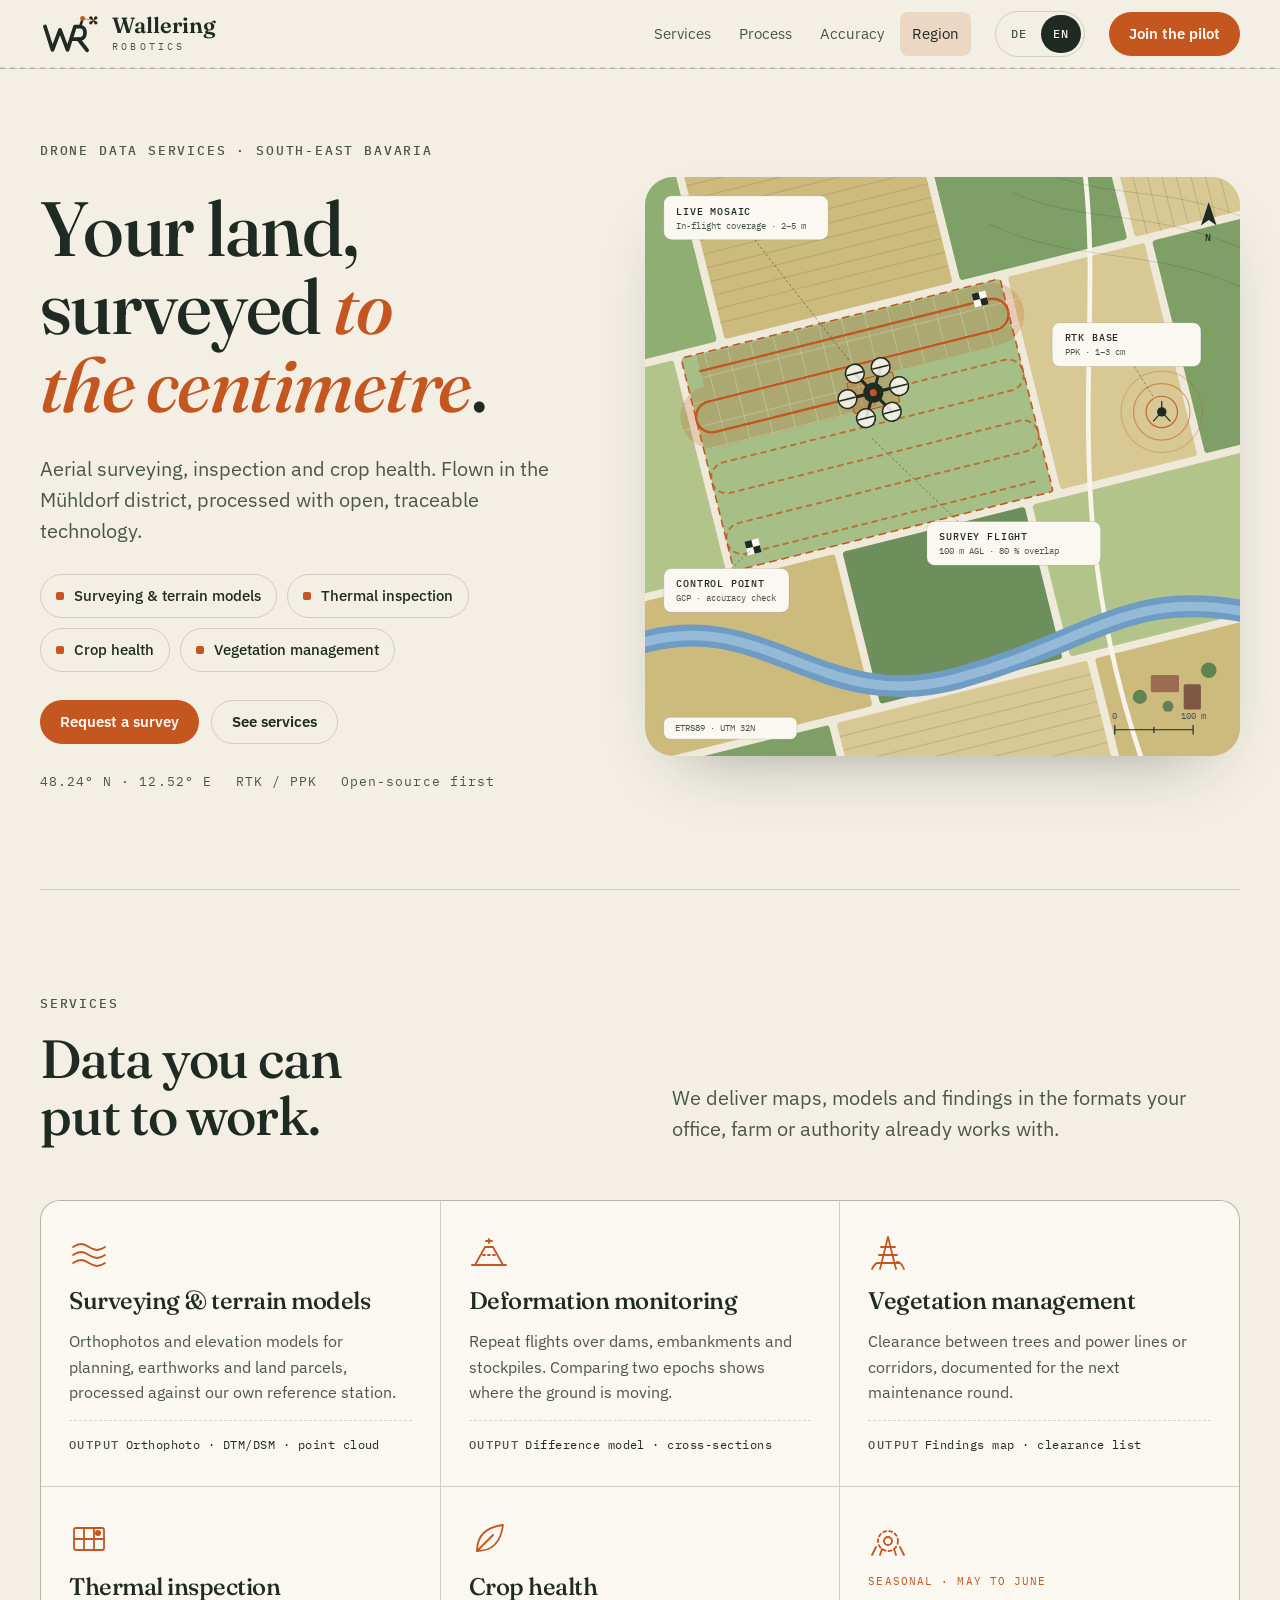
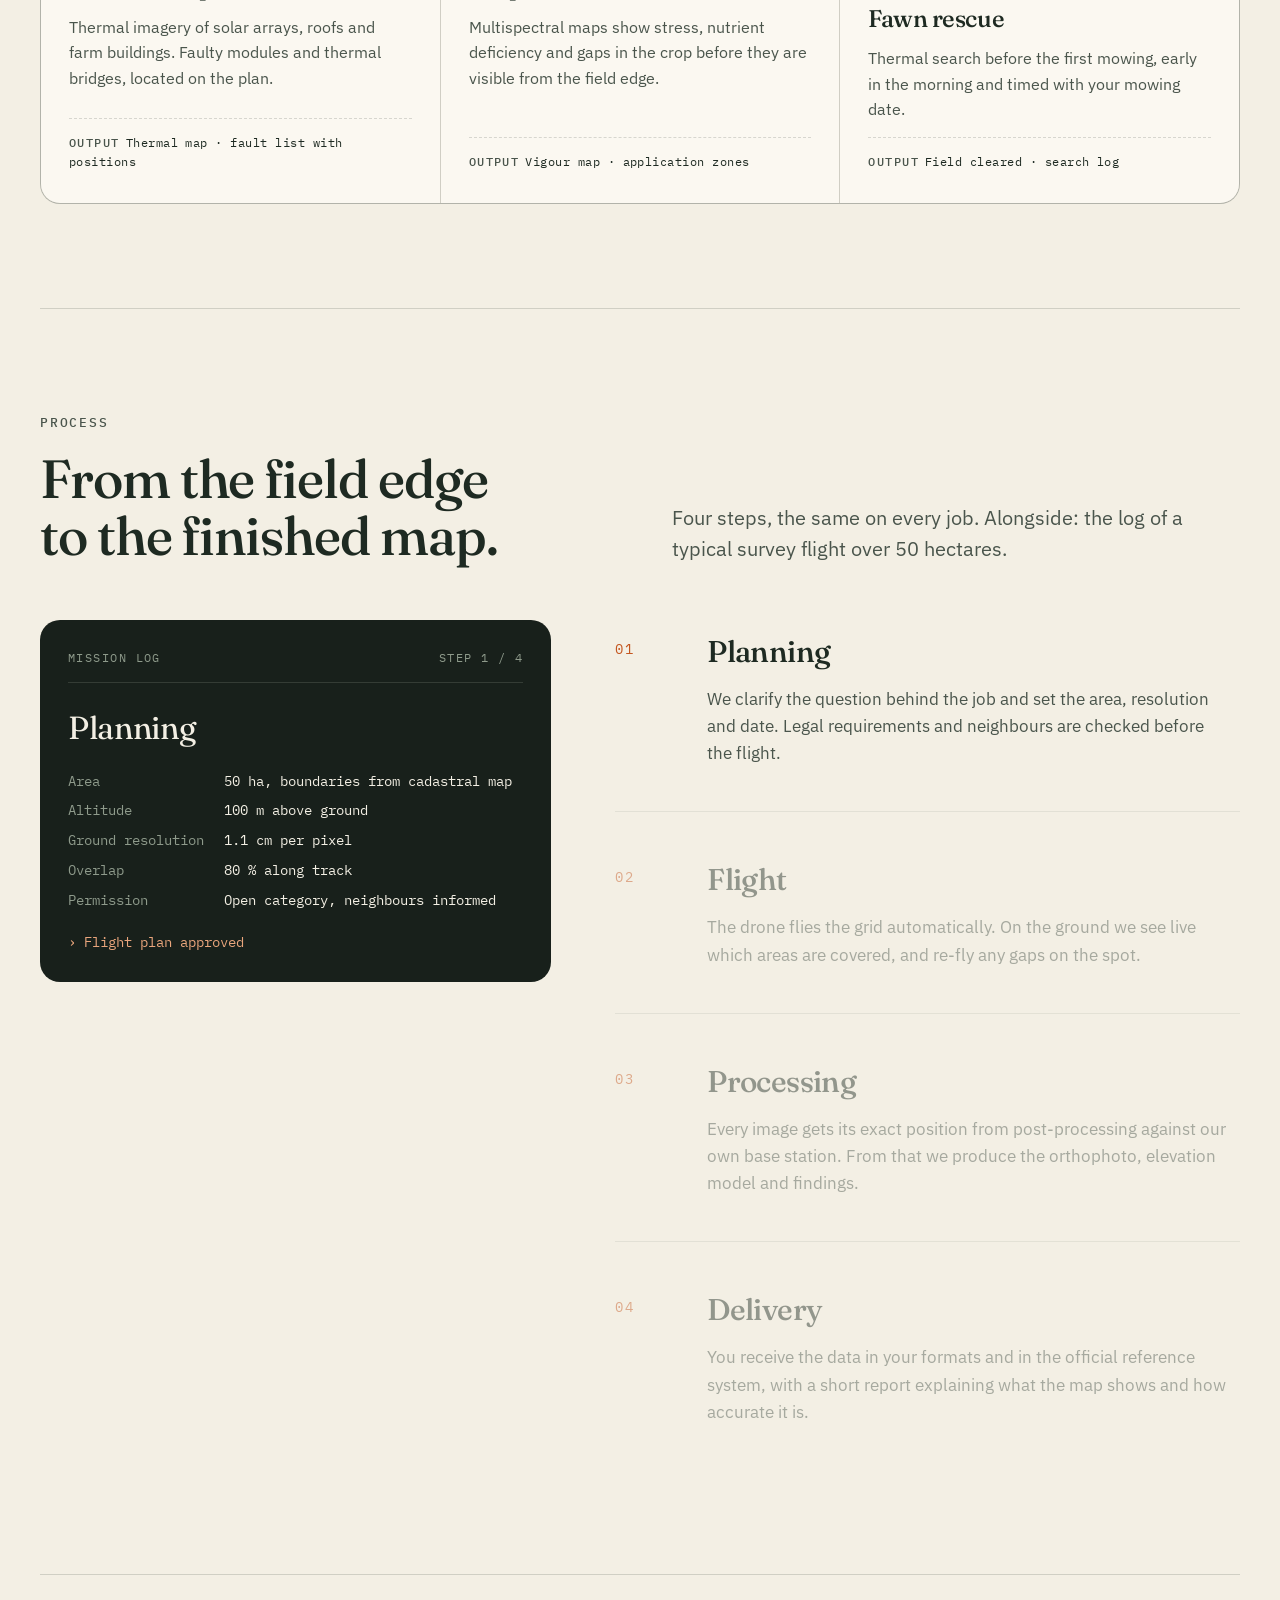
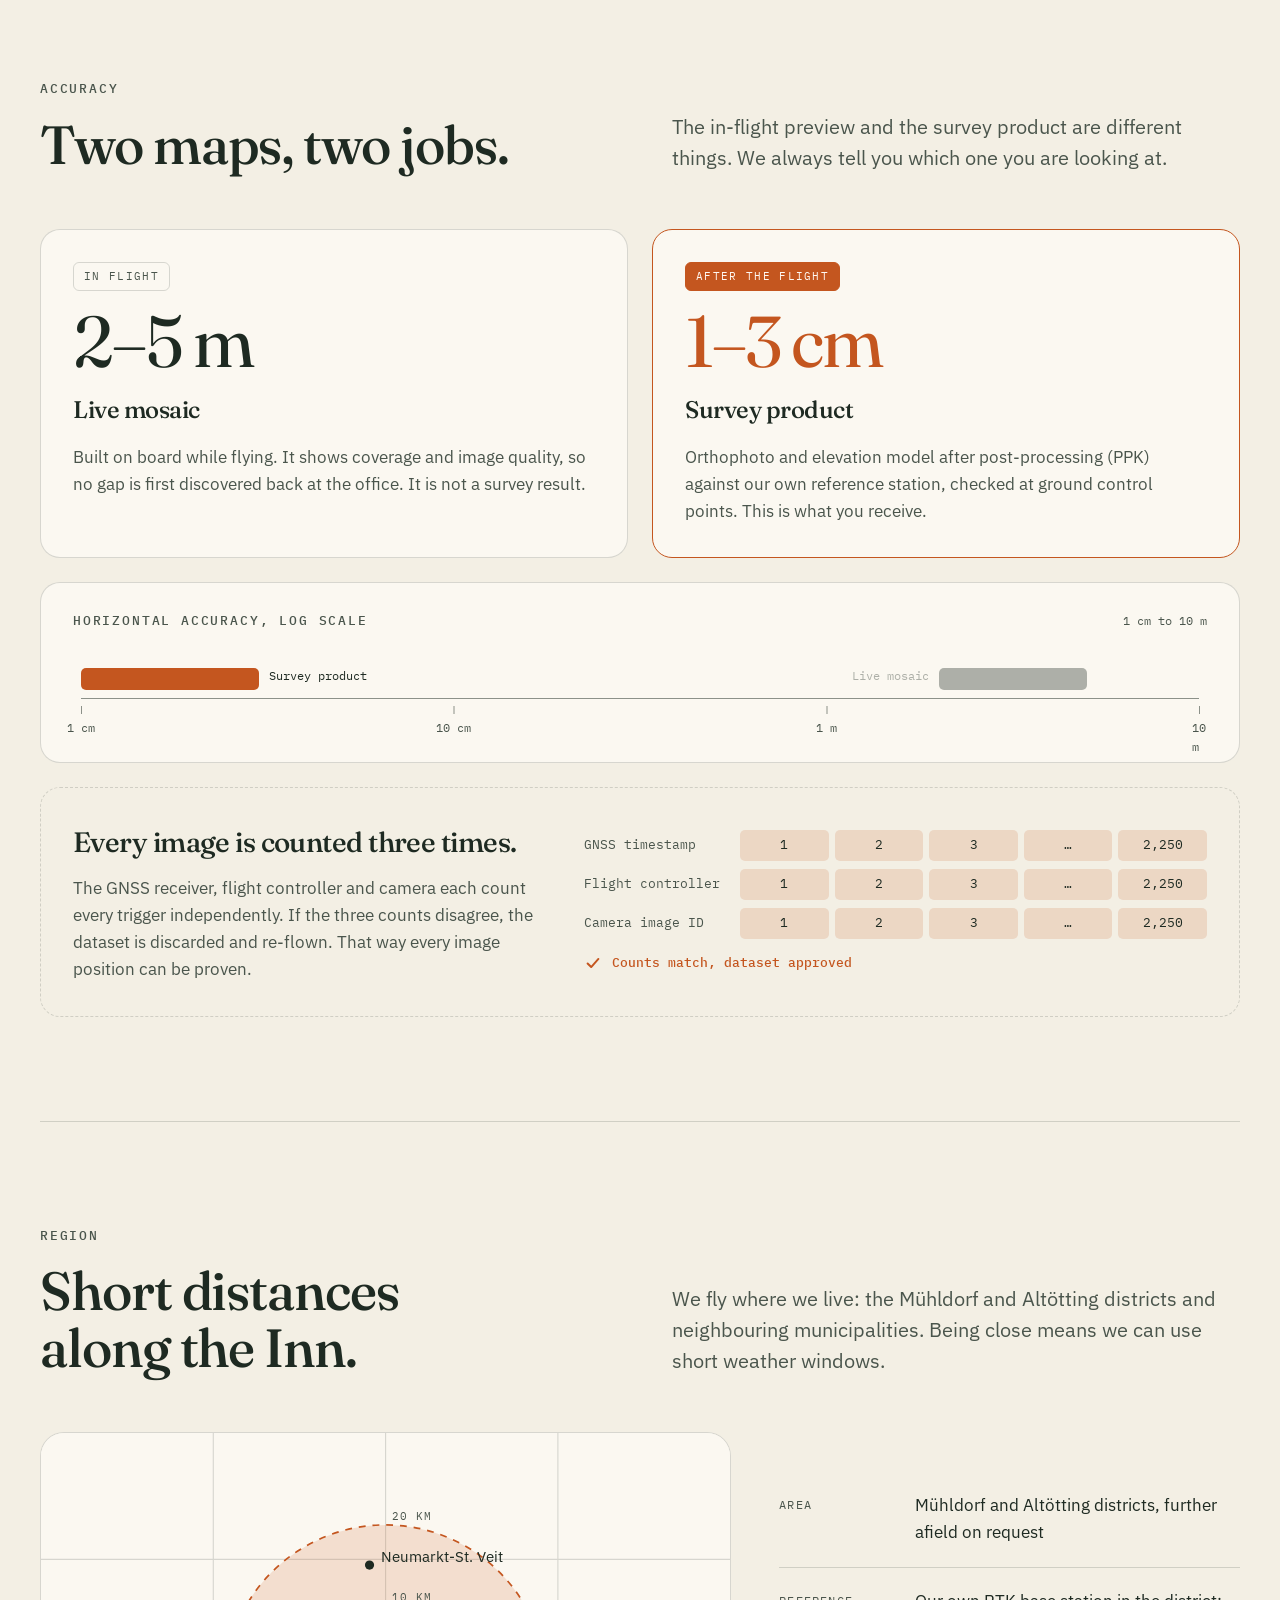
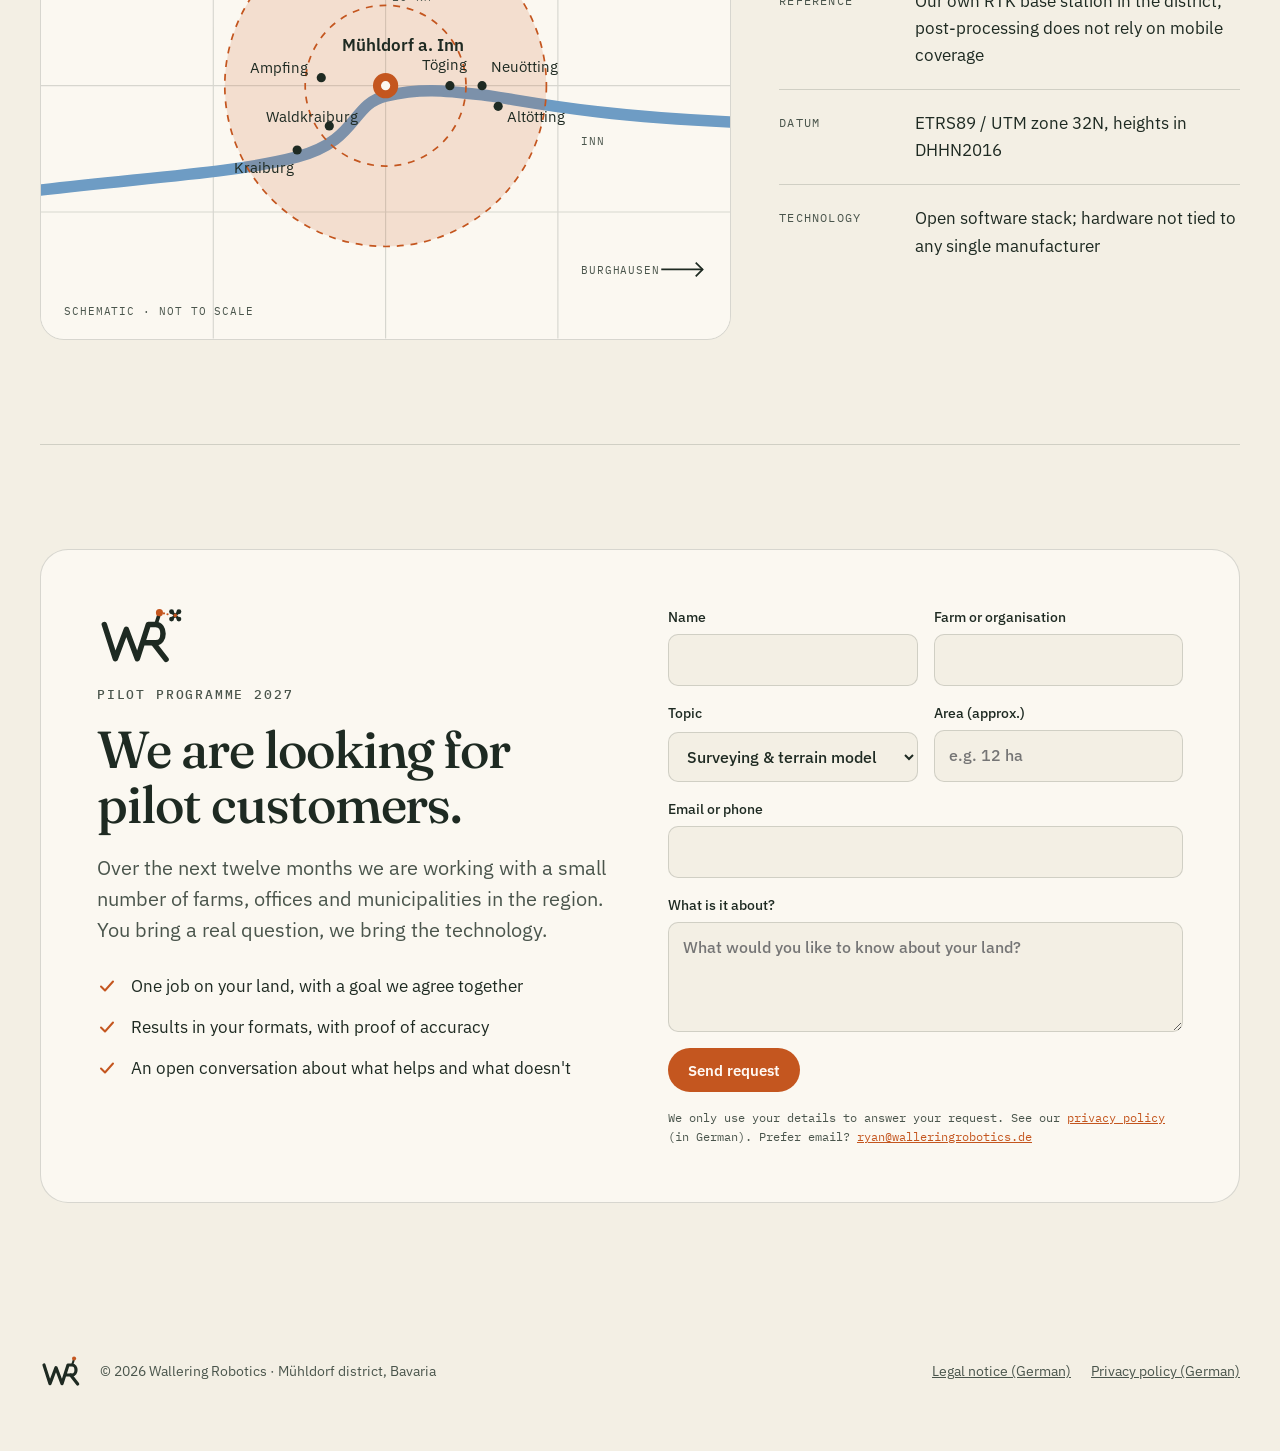
<file: en/index.html>
<!doctype html>
<html lang="en">
<head>
<meta charset="utf-8">
<meta name="viewport" content="width=device-width, initial-scale=1, viewport-fit=cover">
<title>Wallering Robotics · Aerial Surveying &amp; Inspection · Mühldorf, Bavaria</title>
<meta name="description" content="Drone survey and inspection data from the Mühldorf district in south-east Bavaria: surveying and terrain models, deformation monitoring, vegetation management along power lines, thermal inspection, crop health and fawn rescue. Centimetre-accurate, with our own RTK base station.">
<link rel="canonical" href="https://walleringrobotics.de/en/">
<link rel="alternate" hreflang="de" href="https://walleringrobotics.de/">
<link rel="alternate" hreflang="en" href="https://walleringrobotics.de/en/">
<link rel="alternate" hreflang="x-default" href="https://walleringrobotics.de/">
<meta name="theme-color" content="#F3EFE4" media="(prefers-color-scheme: light)">
<meta name="theme-color" content="#131915" media="(prefers-color-scheme: dark)">
<meta property="og:type" content="website">
<meta property="og:locale" content="en_GB">
<meta property="og:locale:alternate" content="de_DE">
<meta property="og:site_name" content="Wallering Robotics">
<meta property="og:title" content="Wallering Robotics · Your land, surveyed to the centimetre">
<meta property="og:description" content="Aerial surveying, inspection and crop health, flown in the Mühldorf district of Bavaria.">
<meta property="og:url" content="https://walleringrobotics.de/en/">
<link rel="icon" href="/favicon.svg" type="image/svg+xml">
<link rel="preload" href="/fonts/fraunces-latin-opsz-normal.woff2" as="font" type="font/woff2" crossorigin>
<link rel="preload" href="/fonts/ibm-plex-sans-latin-400-normal.woff2" as="font" type="font/woff2" crossorigin>
<style>
/* Fonts are self-hosted (no connection to Google) */
@font-face{font-family:'Fraunces';font-style:normal;font-weight:100 900;font-display:swap;src:url(/fonts/fraunces-latin-opsz-normal.woff2) format('woff2')}
@font-face{font-family:'Fraunces';font-style:italic;font-weight:100 900;font-display:swap;src:url(/fonts/fraunces-latin-opsz-italic.woff2) format('woff2')}
@font-face{font-family:'IBM Plex Sans';font-style:normal;font-weight:400;font-display:swap;src:url(/fonts/ibm-plex-sans-latin-400-normal.woff2) format('woff2')}
@font-face{font-family:'IBM Plex Sans';font-style:normal;font-weight:500;font-display:swap;src:url(/fonts/ibm-plex-sans-latin-500-normal.woff2) format('woff2')}
@font-face{font-family:'IBM Plex Sans';font-style:normal;font-weight:600;font-display:swap;src:url(/fonts/ibm-plex-sans-latin-600-normal.woff2) format('woff2')}
@font-face{font-family:'IBM Plex Mono';font-style:normal;font-weight:400;font-display:swap;src:url(/fonts/ibm-plex-mono-latin-400-normal.woff2) format('woff2')}
@font-face{font-family:'IBM Plex Mono';font-style:normal;font-weight:500;font-display:swap;src:url(/fonts/ibm-plex-mono-latin-500-normal.woff2) format('woff2')}
:root{padding-top:env(safe-area-inset-top,0px);padding-bottom:env(safe-area-inset-bottom,0px)}
body{margin:0}
img{max-width:100%}
[hidden]{display:none!important}
.hp{position:absolute;left:-9999px;width:1px;height:1px;overflow:hidden}
</style>
<style>
/* Layout: a survey map that keeps flying as you scroll — map hero, then field-sheet sections on a paper ground, one burnt-orange flight-line accent */
:root{
  --bg:#F3EFE4; --surface:#FBF8F1; --fg:#1E2A22; --muted:#4A554C; --line:rgba(30,42,34,.16);
  --accent:#C4561F; --accent-soft:rgba(196,86,31,.16); --on-accent:#FFF8F2;
  --gap:#EFE9DA; --f1:#8FAE72; --f2:#CDBB7E; --f3:#7EA067; --f4:#D8C893; --f5:#B3C48A; --f6:#6D8F5B; --fs:#A6BF86;
  --river:#6E9CC4; --river2:#95BAD8; --road:#F8F4EA; --roof1:#9B6B52; --roof2:#7E5745; --tree:#5F8452;
  --display:'Fraunces', Georgia, 'Times New Roman', serif;
  --body:'IBM Plex Sans', system-ui, -apple-system, 'Segoe UI', sans-serif;
  --mono:'IBM Plex Mono', ui-monospace, 'SFMono-Regular', Menlo, monospace;
}
@media (prefers-color-scheme: dark){ :root:not([data-theme="light"]){
  --bg:#131915; --surface:#1B231E; --fg:#ECE8DC; --muted:#A9B2A6; --line:rgba(236,232,220,.16);
  --accent:#E27B45; --accent-soft:rgba(226,123,69,.2); --on-accent:#1A120D;
  --gap:#20291F; --f1:#3F5634; --f2:#5E5534; --f3:#36502F; --f4:#655D3C; --f5:#4A5A36; --f6:#2E4428; --fs:#4C6340;
  --river:#3D6789; --river2:#5383AA; --road:#2B3328; --roof1:#6E4B3A; --roof2:#5A3F32; --tree:#2F4A29;
  color-scheme:dark }}
:root[data-theme="dark"]{
  --bg:#131915; --surface:#1B231E; --fg:#ECE8DC; --muted:#A9B2A6; --line:rgba(236,232,220,.16);
  --accent:#E27B45; --accent-soft:rgba(226,123,69,.2); --on-accent:#1A120D;
  --gap:#20291F; --f1:#3F5634; --f2:#5E5534; --f3:#36502F; --f4:#655D3C; --f5:#4A5A36; --f6:#2E4428; --fs:#4C6340;
  --river:#3D6789; --river2:#5383AA; --road:#2B3328; --roof1:#6E4B3A; --roof2:#5A3F32; --tree:#2F4A29;
  color-scheme:dark }

*{box-sizing:border-box}
html{scroll-behavior:smooth;scroll-padding-top:84px}
@media (prefers-reduced-motion: reduce){ html{scroll-behavior:auto} }
body{background:var(--bg);color:var(--fg);font-family:var(--body);font-size:17px;line-height:1.6;padding-inline:20px;-webkit-font-smoothing:antialiased}
a{color:var(--accent)}
:focus-visible{outline:2px solid var(--accent);outline-offset:3px;border-radius:4px}
.wrap{max-width:1200px;margin-inline:auto}
h1,h2,h3{font-family:var(--display);font-weight:500;letter-spacing:-.02em;text-wrap:balance;margin:0}
p{margin:0}
.eyebrow{font-family:var(--mono);font-size:13px;font-weight:500;letter-spacing:.14em;text-transform:uppercase;color:var(--muted)}
.lede{font-size:20px;line-height:1.55;color:var(--muted);max-width:60ch}
.mono{font-family:var(--mono)}

/* header */
.top{position:sticky;top:env(safe-area-inset-top,0px);z-index:20;margin-inline:-20px;padding-inline:20px;background:color-mix(in srgb,var(--bg) 88%,transparent);backdrop-filter:blur(10px);-webkit-backdrop-filter:blur(10px);border-bottom:1px solid var(--line)}
.top .wrap{display:flex;align-items:center;gap:24px;height:68px}
.brand{display:flex;align-items:center;gap:12px;text-decoration:none;color:var(--fg)}
.brand .w{font-family:var(--display);font-weight:600;font-size:22px;line-height:1}
.brand .r{font-family:var(--mono);font-size:10px;letter-spacing:.32em;color:var(--muted)}
.mark{flex-shrink:0;overflow:visible}
.mark .quad{animation:hover 3.2s ease-in-out infinite}
@keyframes hover{0%,100%{transform:translateY(0)}50%{transform:translateY(-1.4px)}}
@media (prefers-reduced-motion: reduce){ .mark .quad{animation:none} }
.foot-brand{display:flex;align-items:center;gap:12px;color:var(--fg)}
.pilot-mark{color:var(--fg);width:88px;height:auto;margin-bottom:20px;display:block}
.nav{display:flex;gap:4px;margin-left:auto}
.nav a{font-size:15px;color:var(--muted);text-decoration:none;padding:10px 12px;border-radius:8px}
.nav a:hover,.nav a.on{color:var(--fg)}
.nav a.on{background:var(--accent-soft)}
.btn{display:inline-flex;align-items:center;gap:10px;min-height:44px;padding:0 20px;border-radius:999px;background:var(--accent);color:var(--on-accent);font-weight:600;font-size:15px;text-decoration:none;border:0;cursor:pointer;font-family:var(--body)}
.btn:hover{filter:brightness(1.07)}
.btn.ghost{background:transparent;color:var(--fg);border:1px solid var(--line)}
.progress{position:absolute;left:0;right:0;bottom:-1px;height:2px;background-image:linear-gradient(90deg,var(--line) 50%,transparent 50%);background-size:10px 2px}
.progress i{display:block;height:2px;width:0;background:var(--accent)}
@media (max-width:900px){ .nav{display:none} .top .btn{margin-left:auto} }

/* hero */
.hero{display:grid;grid-template-columns:minmax(0,1fr) minmax(0,1.1fr);gap:64px;align-items:center;padding-block:72px 96px}
.hero-copy{display:flex;flex-direction:column;gap:28px}
.hero h1{font-size:clamp(44px,6vw,78px);line-height:1.02}
.hero h1 em{color:var(--accent)}
.pills{display:flex;flex-wrap:wrap;gap:10px}
.pill{display:inline-flex;align-items:center;gap:10px;padding:9px 15px;border:1px solid var(--line);border-radius:999px;font-size:15px;font-weight:500}
.pill::before{content:"";width:8px;height:8px;border-radius:2px;background:var(--accent)}
.hero-cta{display:flex;flex-wrap:wrap;gap:12px}
.coords{display:flex;flex-wrap:wrap;gap:8px 24px;font-family:var(--mono);font-size:13px;letter-spacing:.08em;color:var(--muted)}
.map{border-radius:28px;overflow:hidden;background:var(--gap);box-shadow:0 30px 70px -40px rgba(20,30,24,.45);max-width:100%}
.map svg{display:block;width:100%;height:auto}
.t1{font-family:var(--mono);font-size:13px;font-weight:500;letter-spacing:.08em;fill:var(--fg)}
.t2{font-family:var(--mono);font-size:11px;fill:var(--muted)}
.chip{fill:var(--surface);stroke:var(--line)}
.lead{fill:none;stroke:var(--fg);stroke-opacity:.5;stroke-width:1.2;stroke-dasharray:3 3}
.row{stroke:var(--fg);stroke-opacity:.12;stroke-width:1.5}
.blade{transform-box:fill-box;transform-origin:center;animation:spin .35s linear infinite}
@keyframes spin{to{transform:rotate(360deg)}}
@media (prefers-reduced-motion: reduce){ .blade{animation:none} }
@media (max-width:900px){ .hero{grid-template-columns:minmax(0,1fr);gap:40px;padding-block:40px 64px} }

/* sections */
section.band{padding-block:104px;border-top:1px solid var(--line)}
.head{display:grid;grid-template-columns:minmax(0,1fr) minmax(0,1fr);gap:24px 64px;align-items:end;margin-bottom:56px}
.head h2{font-size:clamp(34px,4.2vw,54px);line-height:1.06}
@media (max-width:900px){ section.band{padding-block:72px} .head{grid-template-columns:minmax(0,1fr);margin-bottom:40px} }

/* services */
.svc{display:grid;grid-template-columns:repeat(3,minmax(0,1fr));gap:1px;background:var(--line);border:1px solid var(--line);border-radius:20px;overflow:hidden}
.svc article{background:var(--surface);padding:32px 28px;display:flex;flex-direction:column;gap:14px;min-width:0}
.svc svg{width:40px;height:40px;fill:none;stroke:var(--accent);stroke-width:1.8;stroke-linecap:round;stroke-linejoin:round}
.svc h3{font-size:24px;line-height:1.15}
.svc p{color:var(--muted);font-size:16px}
.out{margin-top:auto;padding-top:14px;border-top:1px dashed var(--line);font-family:var(--mono);font-size:12px;letter-spacing:.04em;color:var(--fg)}
.out b{font-weight:500;color:var(--muted);letter-spacing:.12em;margin-right:6px}
.season{font-family:var(--mono);font-size:11px;letter-spacing:.1em;color:var(--accent);text-transform:uppercase}
@media (max-width:980px){ .svc{grid-template-columns:repeat(2,minmax(0,1fr))} }
@media (max-width:620px){ .svc{grid-template-columns:minmax(0,1fr)} }

/* process */
.proc{display:grid;grid-template-columns:minmax(0,.9fr) minmax(0,1.1fr);gap:64px}
.console{position:sticky;top:110px;align-self:start;background:#18201B;color:#DCE3D6;border-radius:20px;padding:28px;font-family:var(--mono);font-size:14px;line-height:1.7;min-width:0}
.console .bar{display:flex;justify-content:space-between;gap:12px;color:#8E9A8B;font-size:12px;letter-spacing:.12em;margin-bottom:18px;padding-bottom:14px;border-bottom:1px solid rgba(220,227,214,.14)}
.console .stage{font-family:var(--display);font-size:32px;color:#F3EFE4;letter-spacing:-.01em;margin-bottom:14px}
.console dl{display:grid;grid-template-columns:auto minmax(0,1fr);gap:6px 20px;margin:0}
.console dt{color:#8E9A8B}
.console dd{margin:0;color:#F3EFE4;font-variant-numeric:tabular-nums;overflow-wrap:anywhere}
.console .ok{margin-top:18px;color:#E9A57C}
.steps{display:flex;flex-direction:column;gap:0;list-style:none;margin:0;padding:0}
.steps li{padding-block:44px;border-top:1px solid var(--line);display:grid;grid-template-columns:72px minmax(0,1fr);gap:20px;opacity:.45;transition:opacity .3s}
.steps li:first-child{border-top:0;padding-top:8px}
.steps li.on{opacity:1}
.steps .n{font-family:var(--mono);font-size:14px;color:var(--accent);padding-top:10px;letter-spacing:.1em}
.steps h3{font-size:30px;margin-bottom:10px}
.steps p{color:var(--muted);max-width:52ch}
@media (max-width:900px){ .proc{grid-template-columns:minmax(0,1fr);gap:32px} .console{position:static} .steps li{opacity:1;grid-template-columns:48px minmax(0,1fr)} }

/* accuracy */
.acc{display:grid;grid-template-columns:repeat(2,minmax(0,1fr));gap:24px}
.prod{border:1px solid var(--line);border-radius:20px;padding:32px;display:flex;flex-direction:column;gap:14px;background:var(--surface);min-width:0}
.prod.main{border-color:var(--accent)}
.prod .big{font-family:var(--display);font-size:clamp(48px,6vw,72px);line-height:1;letter-spacing:-.03em}
.prod.main .big{color:var(--accent)}
.prod p{color:var(--muted)}
.tag{align-self:flex-start;font-family:var(--mono);font-size:11px;letter-spacing:.12em;text-transform:uppercase;padding:5px 10px;border-radius:6px;border:1px solid var(--line);color:var(--muted)}
.prod.main .tag{background:var(--accent);border-color:var(--accent);color:var(--on-accent)}
.ruler{grid-column:1/-1;border:1px solid var(--line);border-radius:20px;padding:28px 32px 20px;background:var(--surface)}
.ruler .ttl{display:flex;justify-content:space-between;gap:12px;flex-wrap:wrap;margin-bottom:26px}
.track{position:relative;height:56px;margin-inline:8px}
.track .axis{position:absolute;left:0;right:0;top:40px;height:1px;background:var(--fg);opacity:.5}
.track .band{position:absolute;top:10px;height:22px;border-radius:5px}
.track .band span{position:absolute;top:-2px;left:calc(100% + 10px);white-space:nowrap;font-family:var(--mono);font-size:12px;color:var(--fg)}
.track .b1{background:var(--accent)}
.track .b2{background:var(--fg);opacity:.35}
.track .b2 span{left:auto;right:calc(100% + 10px)}
.ticks{position:relative;height:28px;margin-inline:8px;font-family:var(--mono);font-size:12px;color:var(--muted)}
.ticks span{position:absolute;transform:translateX(-50%);top:4px}
.ticks span::before{content:"";position:absolute;left:50%;top:-12px;width:1px;height:8px;background:var(--fg);opacity:.5}
.check{grid-column:1/-1;display:grid;grid-template-columns:minmax(0,1fr) minmax(0,1.3fr);gap:32px;align-items:center;padding:32px;border-radius:20px;border:1px dashed var(--line)}
.check h3{font-size:28px;margin-bottom:10px}
.check p{color:var(--muted)}
.ctr{font-family:var(--mono);font-size:13px;display:grid;gap:8px;min-width:0;overflow-x:auto}
.ctr div{display:grid;grid-template-columns:150px repeat(5,minmax(40px,1fr));gap:6px;align-items:center;font-variant-numeric:tabular-nums}
.ctr div span{text-align:center;padding:5px 0;border-radius:5px;background:var(--accent-soft)}
.ctr div span:first-child{text-align:left;background:none;color:var(--muted)}
.ctr .res{display:flex;gap:10px;align-items:center;color:var(--accent);font-weight:500;padding-top:6px}
@media (max-width:800px){ .acc,.check{grid-template-columns:minmax(0,1fr)} .ctr div{grid-template-columns:110px repeat(5,minmax(34px,1fr))} }

/* region */
.region{display:grid;grid-template-columns:minmax(0,1.2fr) minmax(0,.8fr);gap:48px;align-items:center}
.rmap{border-radius:24px;overflow:hidden;background:var(--surface);border:1px solid var(--line);max-width:100%}
.rmap svg{display:block;width:100%;height:auto}
.town{font-family:var(--body);font-size:13px;fill:var(--fg)}
.town.hq{font-weight:600;font-size:15px}
.km{font-family:var(--mono);font-size:10px;fill:var(--muted);letter-spacing:.08em}
.facts{display:grid;gap:20px}
.fact{display:grid;grid-template-columns:120px minmax(0,1fr);gap:16px;padding-bottom:20px;border-bottom:1px solid var(--line)}
.fact:last-child{border-bottom:0}
.fact dt{font-family:var(--mono);font-size:12px;letter-spacing:.1em;text-transform:uppercase;color:var(--muted);padding-top:3px}
.fact dd{margin:0}
@media (max-width:900px){ .region{grid-template-columns:minmax(0,1fr)} }

/* pilot */
.pilot{display:grid;grid-template-columns:minmax(0,1fr) minmax(0,1fr);gap:56px;background:var(--surface);border:1px solid var(--line);border-radius:28px;padding:56px}
.pilot h2{font-size:clamp(34px,4.2vw,52px);line-height:1.06;margin-bottom:20px}
.pilot ul{list-style:none;padding:0;margin:28px 0 0;display:grid;gap:14px}
.pilot li{display:grid;grid-template-columns:22px minmax(0,1fr);gap:12px}
.pilot li svg{width:20px;height:20px;margin-top:3px;stroke:var(--accent);fill:none;stroke-width:2;stroke-linecap:round;stroke-linejoin:round}
form{display:grid;gap:16px;align-content:start}
label{display:grid;gap:6px;font-size:14px;font-weight:500}
input,select,textarea{font:inherit;font-size:16px;color:var(--fg);background:var(--bg);border:1px solid var(--line);border-radius:10px;padding:12px 14px;min-height:46px;width:100%}
textarea{min-height:110px;resize:vertical}
input:focus,select:focus,textarea:focus{outline:2px solid var(--accent);outline-offset:0;border-color:transparent}
.two{display:grid;grid-template-columns:repeat(2,minmax(0,1fr));gap:16px}
.note{font-family:var(--mono);font-size:12px;color:var(--muted)}
.status{font-size:15px;padding:12px 14px;border-radius:10px;background:var(--accent-soft)}
@media (max-width:900px){ .pilot{grid-template-columns:minmax(0,1fr);padding:32px 22px;gap:36px} }
@media (max-width:480px){ .two{grid-template-columns:minmax(0,1fr)} }

/* language switch */
.lang{display:flex;gap:2px;padding:3px;border:1px solid var(--line);border-radius:999px;font-family:var(--mono);font-size:12px;font-weight:500;letter-spacing:.08em;flex-shrink:0}
.lang a{min-width:40px;min-height:38px;display:grid;place-items:center;border-radius:999px;color:var(--muted);text-decoration:none}
.lang a:hover{color:var(--fg)}
.lang a[aria-current]{background:var(--fg);color:var(--bg)}
@media (max-width:900px){ .lang{margin-left:auto} .top .btn{margin-left:0} }
@media (max-width:560px){ .top .btn{display:none} }

footer{padding-block:48px 64px;display:flex;flex-wrap:wrap;gap:16px 32px;justify-content:space-between;align-items:center;color:var(--muted);font-size:14px}
footer nav{display:flex;gap:20px}
footer a{color:var(--muted)}
</style>
</head>
<body>

<header class="top">
  <div class="wrap">
    <a class="brand" href="#start" aria-label="Wallering Robotics, back to top">
      <svg class="mark" width="60" height="40" viewBox="0 0 72 48" aria-hidden="true">
        <g transform="translate(2 5)" fill="none" stroke-linecap="round" stroke-linejoin="round">
          <path d="M4 10 L13 38 L22 14 L31 38 L40 10 H46 C54 10 54 25 46 25 H35.5" stroke="currentColor" stroke-width="4.5"/>
          <path d="M44 25 L54.5 38.5" stroke="currentColor" stroke-width="4.5"/>
          <path d="M46.2 10 L48.4 3.2" stroke="currentColor" stroke-width="3"/>
          <circle cx="49.1" cy="0.3" r="2.9" fill="var(--accent)" stroke="none"/>
          <path class="link" d="M52.8 0.9 L56.4 1.8" stroke="var(--accent)" stroke-width="1.8" stroke-dasharray="0 3"/>
          <g class="quad"><g transform="translate(62 2.6)">
            <path d="M-3 -3 L3 3 M-3 3 L3 -3" stroke="currentColor" stroke-width="2.2"/>
            <g fill="currentColor" stroke="none"><circle cx="-3" cy="-3" r="2"/><circle cx="3" cy="-3" r="2"/><circle cx="-3" cy="3" r="2"/><circle cx="3" cy="3" r="2"/></g>
            <circle r="1.5" fill="var(--accent)" stroke="none"/>
          </g></g>
        </g>
      </svg>
      <span style="display:grid;gap:3px"><span class="w">Wallering</span><span class="r">ROBOTICS</span></span>
    </a>
    <nav class="nav" aria-label="Main navigation">
      <a href="#leistungen">Services</a>
      <a href="#ablauf">Process</a>
      <a href="#genauigkeit">Accuracy</a>
      <a href="#region">Region</a>
    </nav>
    <nav class="lang" aria-label="Language"><a href="/" hreflang="de" lang="de">DE</a><a href="/en/" aria-current="page" lang="en">EN</a></nav>
    <a class="btn" href="#pilot">Join the pilot</a>
  </div>
  <div class="progress" aria-hidden="true"><i id="prog"></i></div>
</header>

<main class="wrap" id="start">

<section class="hero" aria-labelledby="h-hero">
  <div class="hero-copy">
    <div class="eyebrow">Drone data services · South-east Bavaria</div>
    <h1 id="h-hero">Your land, surveyed <em>to the centimetre</em>.</h1>
    <p class="lede">Aerial surveying, inspection and crop health. Flown in the Mühldorf district, processed with open, traceable technology.</p>
    <div class="pills">
      <span class="pill">Surveying &amp; terrain models</span>
      <span class="pill">Thermal inspection</span>
      <span class="pill">Crop health</span>
      <span class="pill">Vegetation management</span>
    </div>
    <div class="hero-cta">
      <a class="btn" href="#pilot">Request a survey</a>
      <a class="btn ghost" href="#leistungen">See services</a>
    </div>
    <div class="coords"><span>48.24° N · 12.52° E</span><span>RTK / PPK</span><span>Open-source first</span></div>
  </div>

  <div class="map">
    <svg viewBox="0 0 760 740" role="img" aria-label="Map illustration: a drone flies a survey pattern over fields by the River Inn, with an RTK base station and ground control points">
      <defs>
        <pattern id="px" width="30" height="30" patternUnits="userSpaceOnUse">
          <path d="M30 0H0V30" fill="none" stroke="#fff" stroke-opacity=".55" stroke-width="1"/>
        </pattern>
        <mask id="swathMask" maskUnits="userSpaceOnUse" x="-200" y="-200" width="1200" height="1200">
          <path id="swathM" d="" fill="none" stroke="#fff" stroke-width="40"/>
        </mask>
      </defs>
      <g transform="rotate(-14 400 370)">
        <rect x="-120" y="-80" width="260" height="220" rx="4" fill="var(--f1)"/>
        <rect x="150" y="-80" width="300" height="220" rx="4" fill="var(--f2)"/>
        <rect x="460" y="-80" width="220" height="220" rx="4" fill="var(--f3)"/>
        <rect x="690" y="-80" width="260" height="220" rx="4" fill="var(--f4)"/>
        <rect x="-120" y="150" width="200" height="280" rx="4" fill="var(--f5)"/>
        <rect x="90" y="150" width="420" height="280" rx="4" fill="var(--fs)"/>
        <rect x="520" y="150" width="180" height="280" rx="4" fill="var(--f4)"/>
        <rect x="710" y="150" width="240" height="280" rx="4" fill="var(--f3)"/>
        <rect x="-120" y="440" width="340" height="200" rx="4" fill="var(--f2)"/>
        <rect x="230" y="440" width="240" height="200" rx="4" fill="var(--f6)"/>
        <rect x="480" y="440" width="300" height="200" rx="4" fill="var(--f5)"/>
        <rect x="790" y="440" width="160" height="200" rx="4" fill="var(--f1)"/>
        <rect x="-120" y="650" width="280" height="230" rx="4" fill="var(--f3)"/>
        <rect x="170" y="650" width="330" height="230" rx="4" fill="var(--f4)"/>
        <rect x="510" y="650" width="440" height="230" rx="4" fill="var(--f2)"/>
        <g class="row" id="rows"></g>

        <g mask="url(#swathMask)">
          <rect x="60" y="130" width="480" height="320" fill="var(--accent)" fill-opacity=".2"/>
          <rect x="60" y="130" width="480" height="320" fill="url(#px)"/>
        </g>
        <rect x="90" y="150" width="420" height="280" rx="4" fill="none" stroke="var(--accent)" stroke-width="2" stroke-dasharray="10 6"/>
        <path id="plan" fill="none" stroke="var(--accent)" stroke-opacity=".75" stroke-width="2.5" stroke-dasharray="6 7" stroke-linecap="round" d="M110 172 H490 A20 20 0 0 1 490 212 H110 A20 20 0 0 0 110 252 H490 A20 20 0 0 1 490 292 H110 A20 20 0 0 0 110 332 H490 A20 20 0 0 1 490 372 H110 A20 20 0 0 0 110 412 H490"/>
        <path id="done" fill="none" stroke="var(--accent)" stroke-width="3" stroke-linecap="round" stroke-linejoin="round" d=""/>

        <g><rect x="112" y="397" width="18" height="18" fill="#FBF8F1"/><rect x="112" y="397" width="9" height="9" fill="#1E2A22"/><rect x="121" y="406" width="9" height="9" fill="#1E2A22"/></g>
        <g><rect x="470" y="160" width="18" height="18" fill="#FBF8F1"/><rect x="470" y="160" width="9" height="9" fill="#1E2A22"/><rect x="479" y="169" width="9" height="9" fill="#1E2A22"/></g>

        <g id="drone" transform="translate(300 292)">
          <rect x="-30" y="-20" width="60" height="40" rx="2" fill="var(--accent)" fill-opacity=".22" stroke="var(--accent)" stroke-width="1.5"/>
          <g stroke="#1E2A22" stroke-width="4" stroke-linecap="round">
            <line x1="0" y1="0" x2="34" y2="0"/><line x1="0" y1="0" x2="17" y2="29.4"/><line x1="0" y1="0" x2="-17" y2="29.4"/>
            <line x1="0" y1="0" x2="-34" y2="0"/><line x1="0" y1="0" x2="-17" y2="-29.4"/><line x1="0" y1="0" x2="17" y2="-29.4"/>
          </g>
          <g id="rotors"></g>
          <circle r="13" fill="#1E2A22"/><circle r="4.5" fill="var(--accent)"/>
        </g>
      </g>

      <path d="M560 -20 C 590 200 520 420 640 760" fill="none" stroke="var(--road)" stroke-width="6" stroke-linecap="round"/>
      <path d="M-20 600 C 150 540 220 690 400 640 S 620 520 790 560" fill="none" stroke="var(--river)" stroke-width="28" stroke-linecap="round"/>
      <path d="M-20 600 C 150 540 220 690 400 640 S 620 520 790 560" fill="none" stroke="var(--river2)" stroke-width="12" stroke-linecap="round"/>
      <g fill="none" stroke="var(--fg)" stroke-opacity=".16" stroke-width="1.2">
        <path d="M470 20 C 560 60 640 40 760 90"/><path d="M500 -10 C 590 30 660 10 760 50"/><path d="M440 60 C 540 110 650 90 760 140"/>
      </g>
      <rect x="646" y="636" width="36" height="22" rx="2" fill="var(--roof1)"/>
      <rect x="688" y="648" width="22" height="32" rx="2" fill="var(--roof2)"/>
      <circle cx="632" cy="664" r="9" fill="var(--tree)"/><circle cx="720" cy="630" r="10" fill="var(--tree)"/><circle cx="668" cy="676" r="7" fill="var(--tree)"/>

      <g fill="none" stroke="var(--accent)" stroke-width="1.5">
        <circle cx="660" cy="300" r="20" stroke-opacity=".9"/><circle cx="660" cy="300" r="36" stroke-opacity=".55"/><circle cx="660" cy="300" r="52" stroke-opacity=".28"/>
      </g>
      <g stroke="var(--fg)" stroke-width="1.5"><line x1="660" y1="300" x2="649" y2="312"/><line x1="660" y1="300" x2="671" y2="312"/><line x1="660" y1="300" x2="660" y2="286"/></g>
      <circle cx="660" cy="300" r="6" fill="var(--fg)"/>

      <path class="lead" d="M140 80 L 262 236"/>
      <rect class="chip" x="24" y="24" width="210" height="56" rx="10"/>
      <text class="t1" x="40" y="48">LIVE MOSAIC</text>
      <text class="t2" x="40" y="66" id="covTxt">In-flight coverage · 2–5 m</text>

      <path class="lead" d="M400 440 L 290 334"/>
      <rect class="chip" x="360" y="440" width="222" height="56" rx="10"/>
      <text class="t1" x="376" y="464">SURVEY FLIGHT</text>
      <text class="t2" x="376" y="482">100 m AGL · 80 % overlap</text>

      <path class="lead" d="M625 242 L 650 282"/>
      <rect class="chip" x="520" y="186" width="190" height="56" rx="10"/>
      <text class="t1" x="536" y="210">RTK BASE</text>
      <text class="t2" x="536" y="228">PPK · 1–3 cm</text>

      <path class="lead" d="M110 500 L 134 478"/>
      <rect class="chip" x="24" y="500" width="160" height="56" rx="10"/>
      <text class="t1" x="40" y="524">CONTROL POINT</text>
      <text class="t2" x="40" y="542">GCP · accuracy check</text>

      <polygon points="720,32 730,62 720,55 710,62" fill="var(--fg)"/>
      <text class="t1" x="715" y="82">N</text>
      <rect class="chip" x="24" y="690" width="170" height="28" rx="8"/>
      <text class="t2" x="38" y="708">ETRS89 · UTM 32N</text>
      <g stroke="var(--fg)" stroke-width="1.5"><line x1="600" y1="706" x2="700" y2="706"/><line x1="600" y1="700" x2="600" y2="712"/><line x1="650" y1="702" x2="650" y2="710"/><line x1="700" y1="700" x2="700" y2="712"/></g>
      <text class="t2" x="596" y="692">0</text><text class="t2" x="684" y="692">100 m</text>
    </svg>
  </div>
</section>

<section class="band" id="leistungen" aria-labelledby="h-l">
  <div class="head">
    <div style="display:grid;gap:16px"><div class="eyebrow">Services</div><h2 id="h-l">Data you can put to work.</h2></div>
    <p class="lede">We deliver maps, models and findings in the formats your office, farm or authority already works with.</p>
  </div>
  <div class="svc">
    <article>
      <svg viewBox="0 0 40 40" aria-hidden="true"><path d="M4 30c6-4 10-4 16 0s10 4 16 0"/><path d="M4 22c6-4 10-4 16 0s10 4 16 0"/><path d="M4 14c6-4 10-4 16 0s10 4 16 0"/></svg>
      <h3>Surveying &amp; terrain models</h3>
      <p>Orthophotos and elevation models for planning, earthworks and land parcels, processed against our own reference station.</p>
      <div class="out"><b>OUTPUT</b>Orthophoto · DTM/DSM · point cloud</div>
    </article>
    <article>
      <svg viewBox="0 0 40 40" aria-hidden="true"><path d="M3 32h34"/><path d="M6 32l10-18h8l10 18"/><path d="M14 22h12" stroke-dasharray="2 3"/><path d="M20 6v4M17 8h6"/></svg>
      <h3>Deformation monitoring</h3>
      <p>Repeat flights over dams, embankments and stockpiles. Comparing two epochs shows where the ground is moving.</p>
      <div class="out"><b>OUTPUT</b>Difference model · cross-sections</div>
    </article>
    <article>
      <svg viewBox="0 0 40 40" aria-hidden="true"><path d="M20 4l-8 32M20 4l8 32M13 14h14M11 22h18M9 30h22"/><path d="M4 36c2-4 4-6 6-6M36 36c-2-5-4-7-7-7"/></svg>
      <h3>Vegetation management</h3>
      <p>Clearance between trees and power lines or corridors, documented for the next maintenance round.</p>
      <div class="out"><b>OUTPUT</b>Findings map · clearance list</div>
    </article>
    <article>
      <svg viewBox="0 0 40 40" aria-hidden="true"><rect x="5" y="9" width="30" height="22" rx="2"/><path d="M5 20h30M15 9v22M25 9v22"/><circle cx="29" cy="14" r="3" fill="currentColor" stroke="none" style="color:var(--accent)"/></svg>
      <h3>Thermal inspection</h3>
      <p>Thermal imagery of solar arrays, roofs and farm buildings. Faulty modules and thermal bridges, located on the plan.</p>
      <div class="out"><b>OUTPUT</b>Thermal map · fault list with positions</div>
    </article>
    <article>
      <svg viewBox="0 0 40 40" aria-hidden="true"><path d="M8 32C8 16 18 8 34 6c-2 16-10 26-26 26z"/><path d="M8 32L24 16"/></svg>
      <h3>Crop health</h3>
      <p>Multispectral maps show stress, nutrient deficiency and gaps in the crop before they are visible from the field edge.</p>
      <div class="out"><b>OUTPUT</b>Vigour map · application zones</div>
    </article>
    <article>
      <svg viewBox="0 0 40 40" aria-hidden="true"><circle cx="20" cy="22" r="4"/><circle cx="20" cy="22" r="10" stroke-dasharray="3 3"/><path d="M4 36l4-8M12 36l2-6M28 36l-2-6M36 36l-4-8"/></svg>
      <div class="season">Seasonal · May to June</div>
      <h3>Fawn rescue</h3>
      <p>Thermal search before the first mowing, early in the morning and timed with your mowing date.</p>
      <div class="out"><b>OUTPUT</b>Field cleared · search log</div>
    </article>
  </div>
</section>

<section class="band" id="ablauf" aria-labelledby="h-a">
  <div class="head">
    <div style="display:grid;gap:16px"><div class="eyebrow">Process</div><h2 id="h-a">From the field edge to the finished map.</h2></div>
    <p class="lede">Four steps, the same on every job. Alongside: the log of a typical survey flight over 50 hectares.</p>
  </div>
  <div class="proc">
    <div class="console" aria-live="polite">
      <div class="bar"><span>MISSION LOG</span><span id="cStep">STEP 1 / 4</span></div>
      <div class="stage" id="cStage">Planning</div>
      <dl id="cList">
        <dt>Area</dt><dd>50 ha, boundaries from cadastral map</dd>
        <dt>Altitude</dt><dd>100 m above ground</dd>
        <dt>Ground resolution</dt><dd>1.1 cm per pixel</dd>
        <dt>Overlap</dt><dd>80 % along track</dd>
        <dt>Permission</dt><dd>Open category, neighbours informed</dd>
      </dl>
      <div class="ok" id="cOk">› Flight plan approved</div>
    </div>
    <ol class="steps" id="steps">
      <li class="on" data-i="0"><span class="n">01</span><div><h3>Planning</h3><p>We clarify the question behind the job and set the area, resolution and date. Legal requirements and neighbours are checked before the flight.</p></div></li>
      <li data-i="1"><span class="n">02</span><div><h3>Flight</h3><p>The drone flies the grid automatically. On the ground we see live which areas are covered, and re-fly any gaps on the spot.</p></div></li>
      <li data-i="2"><span class="n">03</span><div><h3>Processing</h3><p>Every image gets its exact position from post-processing against our own base station. From that we produce the orthophoto, elevation model and findings.</p></div></li>
      <li data-i="3"><span class="n">04</span><div><h3>Delivery</h3><p>You receive the data in your formats and in the official reference system, with a short report explaining what the map shows and how accurate it is.</p></div></li>
    </ol>
  </div>
</section>

<section class="band" id="genauigkeit" aria-labelledby="h-g">
  <div class="head">
    <div style="display:grid;gap:16px"><div class="eyebrow">Accuracy</div><h2 id="h-g">Two maps, two jobs.</h2></div>
    <p class="lede">The in-flight preview and the survey product are different things. We always tell you which one you are looking at.</p>
  </div>
  <div class="acc">
    <div class="prod">
      <span class="tag">In flight</span>
      <div class="big">2–5 m</div>
      <h3 style="font-size:24px">Live mosaic</h3>
      <p>Built on board while flying. It shows coverage and image quality, so no gap is first discovered back at the office. It is not a survey result.</p>
    </div>
    <div class="prod main">
      <span class="tag">After the flight</span>
      <div class="big">1–3 cm</div>
      <h3 style="font-size:24px">Survey product</h3>
      <p>Orthophoto and elevation model after post-processing (PPK) against our own reference station, checked at ground control points. This is what you receive.</p>
    </div>
    <div class="ruler">
      <div class="ttl"><span class="eyebrow">Horizontal accuracy, log scale</span><span class="note">1 cm to 10 m</span></div>
      <div class="track" aria-hidden="true">
        <div class="axis"></div>
        <div class="band b1" style="left:0%;width:15.9%"><span>Survey product</span></div>
        <div class="band b2" style="left:76.7%;width:13.3%"><span>Live mosaic</span></div>
      </div>
      <div class="ticks" aria-hidden="true"><span style="left:0%">1 cm</span><span style="left:33.33%">10 cm</span><span style="left:66.67%">1 m</span><span style="left:100%">10 m</span></div>
    </div>
    <div class="check">
      <div>
        <h3>Every image is counted three times.</h3>
        <p>The GNSS receiver, flight controller and camera each count every trigger independently. If the three counts disagree, the dataset is discarded and re-flown. That way every image position can be proven.</p>
      </div>
      <div class="ctr" role="table" aria-label="Example: three independent counters per trigger">
        <div role="row"><span role="rowheader">GNSS timestamp</span><span>1</span><span>2</span><span>3</span><span>…</span><span>2,250</span></div>
        <div role="row"><span role="rowheader">Flight controller</span><span>1</span><span>2</span><span>3</span><span>…</span><span>2,250</span></div>
        <div role="row"><span role="rowheader">Camera image ID</span><span>1</span><span>2</span><span>3</span><span>…</span><span>2,250</span></div>
        <p class="res"><svg width="18" height="18" viewBox="0 0 20 20" fill="none" stroke="currentColor" stroke-width="2.2" stroke-linecap="round" stroke-linejoin="round" aria-hidden="true"><path d="M4 10.5l4 4 8-9"/></svg>Counts match, dataset approved</p>
      </div>
    </div>
  </div>
</section>

<section class="band" id="region" aria-labelledby="h-r">
  <div class="head">
    <div style="display:grid;gap:16px"><div class="eyebrow">Region</div><h2 id="h-r">Short distances along the Inn.</h2></div>
    <p class="lede">We fly where we live: the Mühldorf and Altötting districts and neighbouring municipalities. Being close means we can use short weather windows.</p>
  </div>
  <div class="region">
    <div class="rmap">
      <svg viewBox="0 0 600 440" role="img" aria-label="Schematic map of the service area around Mühldorf am Inn, with rings at 10 and 20 kilometres">
        <rect width="600" height="440" fill="var(--surface)"/>
        <g fill="none" stroke="var(--line)" stroke-width="1"><path d="M0 110H600M0 220H600M0 330H600M150 0V440M300 0V440M450 0V440"/></g>
        <path d="M-10 312 C 90 300 170 296 223 282 S 270 236 300 229 S 350 224 384 228 S 470 246 610 252" fill="none" stroke="var(--river)" stroke-width="10" stroke-linecap="round"/>
        <text class="km" x="470" y="272">INN</text>
        <circle cx="300" cy="220" r="140" fill="var(--accent-soft)" stroke="var(--accent)" stroke-width="1.5" stroke-dasharray="6 6"/>
        <circle cx="300" cy="220" r="70" fill="none" stroke="var(--accent)" stroke-width="1.5" stroke-dasharray="6 6"/>
        <text class="km" x="306" y="146">10 KM</text><text class="km" x="306" y="76">20 KM</text>
        <g fill="var(--fg)">
          <circle cx="251" cy="255" r="4"/><circle cx="244" cy="213" r="4"/><circle cx="356" cy="220" r="4"/><circle cx="384" cy="220" r="4"/><circle cx="398" cy="238" r="4"/><circle cx="286" cy="115" r="4"/><circle cx="223" cy="276" r="4"/>
        </g>
        <text class="town" x="196" y="252">Waldkraiburg</text>
        <text class="town" x="182" y="209">Ampfing</text>
        <text class="town" x="332" y="206">Töging</text>
        <text class="town" x="378" y="208" dx="14">Neuötting</text>
        <text class="town" x="406" y="252">Altötting</text>
        <text class="town" x="296" y="112">Neumarkt-St. Veit</text>
        <text class="town" x="168" y="296">Kraiburg</text>
        <circle cx="300" cy="220" r="11" fill="var(--accent)"/><circle cx="300" cy="220" r="4" fill="var(--surface)"/>
        <text class="town hq" x="262" y="190">Mühldorf a. Inn</text>
        <g><path d="M540 380 h36" stroke="var(--fg)" stroke-width="1.5"/><path d="M570 374l6 6-6 6" fill="none" stroke="var(--fg)" stroke-width="1.5"/><text class="km" x="470" y="384">BURGHAUSEN</text></g>
        <text class="km" x="20" y="420">SCHEMATIC · NOT TO SCALE</text>
      </svg>
    </div>
    <dl class="facts">
      <div class="fact"><dt>Area</dt><dd>Mühldorf and Altötting districts, further afield on request</dd></div>
      <div class="fact"><dt>Reference</dt><dd>Our own RTK base station in the district; post-processing does not rely on mobile coverage</dd></div>
      <div class="fact"><dt>Datum</dt><dd>ETRS89 / UTM zone 32N, heights in DHHN2016</dd></div>
      <div class="fact"><dt>Technology</dt><dd>Open software stack; hardware not tied to any single manufacturer</dd></div>
    </dl>
  </div>
</section>

<section class="band" id="pilot" aria-labelledby="h-p">
  <div class="pilot">
    <div>
      <svg class="pilot-mark mark" width="88" height="59" viewBox="0 0 72 48" aria-hidden="true">
        <g transform="translate(2 5)" fill="none" stroke-linecap="round" stroke-linejoin="round">
          <path d="M4 10 L13 38 L22 14 L31 38 L40 10 H46 C54 10 54 25 46 25 H35.5" stroke="currentColor" stroke-width="4.5"/>
          <path d="M44 25 L54.5 38.5" stroke="currentColor" stroke-width="4.5"/>
          <path d="M46.2 10 L48.4 3.2" stroke="currentColor" stroke-width="3"/>
          <circle cx="49.1" cy="0.3" r="2.9" fill="var(--accent)" stroke="none"/>
          <path d="M52.8 0.9 L56.4 1.8" stroke="var(--accent)" stroke-width="1.8" stroke-dasharray="0 3"/>
          <g class="quad"><g transform="translate(62 2.6)">
            <path d="M-3 -3 L3 3 M-3 3 L3 -3" stroke="currentColor" stroke-width="2.2"/>
            <g fill="currentColor" stroke="none"><circle cx="-3" cy="-3" r="2"/><circle cx="3" cy="-3" r="2"/><circle cx="-3" cy="3" r="2"/><circle cx="3" cy="3" r="2"/></g>
            <circle r="1.5" fill="var(--accent)" stroke="none"/>
          </g></g>
        </g>
      </svg>
      <div class="eyebrow" style="margin-bottom:16px">Pilot programme 2027</div>
      <h2 id="h-p">We are looking for pilot customers.</h2>
      <p class="lede">Over the next twelve months we are working with a small number of farms, offices and municipalities in the region. You bring a real question, we bring the technology.</p>
      <ul>
        <li><svg viewBox="0 0 20 20" aria-hidden="true"><path d="M4 10.5l4 4 8-9"/></svg><span>One job on your land, with a goal we agree together</span></li>
        <li><svg viewBox="0 0 20 20" aria-hidden="true"><path d="M4 10.5l4 4 8-9"/></svg><span>Results in your formats, with proof of accuracy</span></li>
        <li><svg viewBox="0 0 20 20" aria-hidden="true"><path d="M4 10.5l4 4 8-9"/></svg><span>An open conversation about what helps and what doesn't</span></li>
      </ul>
    </div>
    <form id="pform" action="https://formspree.io/f/mbggqaev" method="POST" novalidate>
      <div class="two">
        <label for="f-name">Name<input id="f-name" name="name" autocomplete="name" required></label>
        <label for="f-org">Farm or organisation<input id="f-org" name="org" autocomplete="organization"></label>
      </div>
      <div class="two">
        <label for="f-kind">Topic
          <select id="f-kind" name="kind">
            <option>Surveying &amp; terrain model</option>
            <option>Deformation monitoring</option>
            <option>Vegetation management</option>
            <option>Thermal inspection</option>
            <option>Crop health</option>
            <option>Fawn rescue</option>
            <option>Something else</option>
          </select>
        </label>
        <label for="f-area">Area (approx.)<input id="f-area" name="area" inputmode="decimal" placeholder="e.g. 12 ha"></label>
      </div>
      <label for="f-mail">Email or phone<input id="f-mail" name="contact" autocomplete="email" required></label>
      <label for="f-msg">What is it about?<textarea id="f-msg" name="msg" placeholder="What would you like to know about your land?"></textarea></label>
      <label class="hp" for="f-gotcha" aria-hidden="true">Leave empty<input id="f-gotcha" name="_gotcha" tabindex="-1" autocomplete="off"></label>
      <input type="hidden" name="sprache" value="EN">
      <button class="btn" type="submit" style="justify-self:start">Send request</button>
      <p class="status" id="fstatus" role="status" hidden></p>
      <p class="note">We only use your details to answer your request. See our <a href="/datenschutz.html" hreflang="de">privacy policy</a> (in German). Prefer email? <a id="mailaddr" href="mailto:ryan@walleringrobotics.de">ryan@walleringrobotics.de</a></p>
    </form>
  </div>
</section>

</main>

<footer class="wrap">
  <span class="foot-brand">
    <svg class="mark" width="48" height="32" viewBox="0 0 72 48" aria-hidden="true">
      <g transform="translate(2 5)" fill="none" stroke-linecap="round" stroke-linejoin="round">
        <path d="M4 10 L13 38 L22 14 L31 38 L40 10 H46 C54 10 54 25 46 25 H35.5" stroke="currentColor" stroke-width="4.8"/>
        <path d="M44 25 L54.5 38.5" stroke="currentColor" stroke-width="4.8"/>
        <path d="M46.2 10 L48.4 3.2" stroke="currentColor" stroke-width="3.2"/>
        <circle cx="49.1" cy="0.3" r="3.1" fill="var(--accent)" stroke="none"/>
      </g>
    </svg>
    <span style="color:var(--muted)">© 2026 Wallering Robotics · Mühldorf district, Bavaria</span>
  </span>
  <nav aria-label="Legal"><a href="/impressum.html" hreflang="de">Legal notice (German)</a><a href="/datenschutz.html" hreflang="de">Privacy policy (German)</a></nav>
</footer>

<script>
(function(){
  const NS='http://www.w3.org/2000/svg';
  // crop rows
  const rows=document.getElementById('rows');
  const add=(x1,y1,x2,y2)=>{const l=document.createElementNS(NS,'line');l.setAttribute('x1',x1);l.setAttribute('y1',y1);l.setAttribute('x2',x2);l.setAttribute('y2',y2);rows.appendChild(l)};
  for(let x=706;x<=940;x+=18) add(x,-80,x,140);
  for(let y=668;y<=870;y+=18) add(170,y,500,y);
  for(let y=-62;y<=130;y+=18) add(150,y,450,y);
  // rotors with spinning blades
  const rot=document.getElementById('rotors');
  [[34,0],[17,29.4],[-17,29.4],[-34,0],[-17,-29.4],[17,-29.4]].forEach(([x,y],i)=>{
    const g=document.createElementNS(NS,'g');
    g.innerHTML='<circle cx="'+x+'" cy="'+y+'" r="12" fill="#FBF8F1" fill-opacity=".85" stroke="#1E2A22" stroke-width="2"/>'+
      '<line class="blade" x1="'+(x-10)+'" y1="'+y+'" x2="'+(x+10)+'" y2="'+y+'" stroke="#1E2A22" stroke-width="2" stroke-linecap="round" style="animation-delay:-'+(i*0.06)+'s"/>';
    rot.appendChild(g);
  });

  // scroll-linked flight
  const plan=document.getElementById('plan'), done=document.getElementById('done'), sm=document.getElementById('swathM'), drone=document.getElementById('drone');
  const d=plan.getAttribute('d'); done.setAttribute('d',d); sm.setAttribute('d',d);
  const L=plan.getTotalLength();
  [done,sm].forEach(p=>{p.style.strokeDasharray=L+' '+L});
  const hero=document.querySelector('.hero'), prog=document.getElementById('prog');
  const START=0.36;
  function frame(){
    const y=window.scrollY||0;
    const hh=hero.offsetHeight||800;
    const t=Math.min(1,Math.max(0,y/(hh*1.1)));
    const p=START+(1-START)*t;
    const len=L*p;
    done.style.strokeDashoffset=L-len; sm.style.strokeDashoffset=L-len;
    const pt=plan.getPointAtLength(len);
    drone.setAttribute('transform','translate('+pt.x.toFixed(1)+' '+pt.y.toFixed(1)+')');
    const doc=document.documentElement; const max=(doc.scrollHeight-window.innerHeight)||1;
    prog.style.width=(Math.min(1,y/max)*100).toFixed(2)+'%';
    ticking=false;
  }
  let ticking=false;
  window.addEventListener('scroll',()=>{if(!ticking){ticking=true;requestAnimationFrame(frame)}},{passive:true});
  window.addEventListener('resize',frame);
  frame();

  // process console
  const S=[
    {s:'Planning',rows:[['Area','50 ha, boundaries from cadastral map'],['Altitude','100 m above ground'],['Ground resolution','1.1 cm per pixel'],['Overlap','80 % along track'],['Permission','Open category, neighbours informed']],ok:'› Flight plan approved'},
    {s:'Flight',rows:[['Duration','approx. 25 min'],['Speed','10 m/s'],['Images','2,250 frames, raw format'],['Data rate','36 MB/s to onboard storage'],['Preview','Live mosaic on the ground, 0.5 m/px']],ok:'› Coverage complete, no gaps'},
    {s:'Processing',rows:[['Reference','Own base station, PPK'],['Time sync','GNSS timestamp per trigger'],['Check','3 counters, 2,250 / 2,250 / 2,250'],['Control','Ground control points on site'],['Products','Orthophoto, DSM, DTM']],ok:'› Dataset approved'},
    {s:'Delivery',rows:[['Raster','GeoTIFF, cloud-optimised'],['Point cloud','LAS / LAZ'],['Reference system','ETRS89 / UTM 32N, DHHN2016'],['Report','PDF with proof of accuracy'],['Raw data','In full on request']],ok:'› Delivered'}
  ];
  const stage=document.getElementById('cStage'), list=document.getElementById('cList'), ok=document.getElementById('cOk'), step=document.getElementById('cStep');
  const items=[...document.querySelectorAll('#steps li')];
  function show(i){
    items.forEach((li,k)=>li.classList.toggle('on',k===i));
    const c=S[i]; stage.textContent=c.s; ok.textContent=c.ok; step.textContent='STEP '+(i+1)+' / 4';
    list.innerHTML=''; c.rows.forEach(([a,b])=>{const dt=document.createElement('dt');dt.textContent=a;const dd=document.createElement('dd');dd.textContent=b;list.append(dt,dd)});
  }
  if('IntersectionObserver' in window){
    const io=new IntersectionObserver(es=>{es.forEach(e=>{if(e.isIntersecting) show(+e.target.dataset.i)})},{rootMargin:'-45% 0px -45% 0px'});
    items.forEach(li=>io.observe(li));
  }

  // nav highlight
  const links=[...document.querySelectorAll('.nav a')];
  if('IntersectionObserver' in window){
    const so=new IntersectionObserver(es=>{es.forEach(e=>{if(e.isIntersecting){links.forEach(a=>a.classList.toggle('on',a.getAttribute('href')==='#'+e.target.id))}})},{rootMargin:'-40% 0px -55% 0px'});
    ['leistungen','ablauf','genauigkeit','region'].forEach(id=>so.observe(document.getElementById(id)));
  }

  // form (Formspree; works on any host)
  const f=document.getElementById('pform'), st=document.getElementById('fstatus'), btn=f.querySelector('button[type=submit]');
  const mail=document.getElementById('mailaddr').textContent.trim();
  f.addEventListener('submit',async e=>{
    e.preventDefault();
    const n=f.querySelector('#f-name'), c=f.querySelector('#f-mail');
    st.hidden=false;
    if(!n.value.trim()||!c.value.trim()){st.textContent='Please enter your name and an email address or phone number so we can reply.';(n.value.trim()?c:n).focus();return}
    if(f.action.indexOf('[')!==-1){st.textContent='The form is not connected yet. Please email us directly at '+mail+'.';return}
    const firstName=n.value.trim().split(' ')[0];
    btn.disabled=true; st.textContent='Sending …';
    try{
      const r=await fetch(f.action,{method:'POST',body:new FormData(f),headers:{Accept:'application/json'}});
      if(!r.ok) throw new Error(r.status);
      f.reset(); st.textContent='Thank you, '+firstName+'. Your request has arrived and we will be in touch.';
    }catch(err){
      st.textContent='Sending failed. Please try again or email us directly at '+mail+'.';
    }finally{btn.disabled=false}
  });
})();
</script>
</body>
</html>
</file>
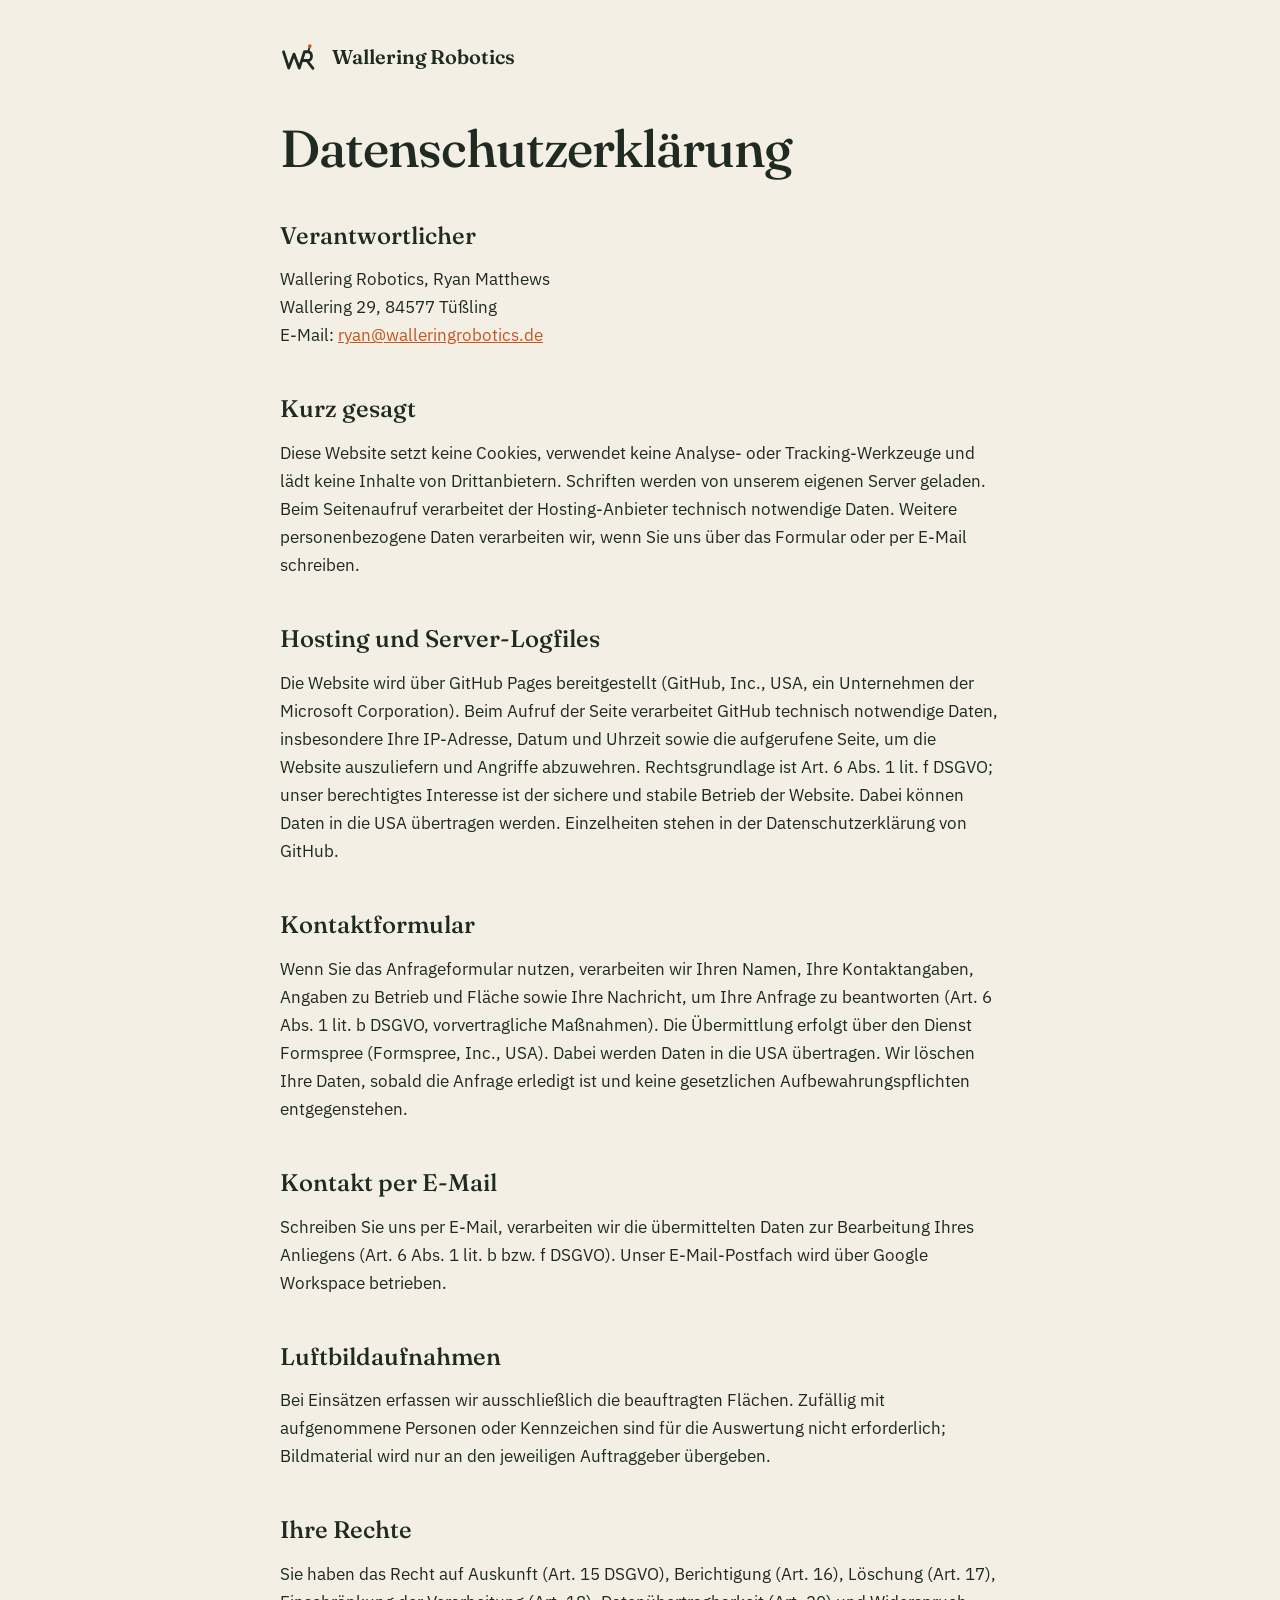
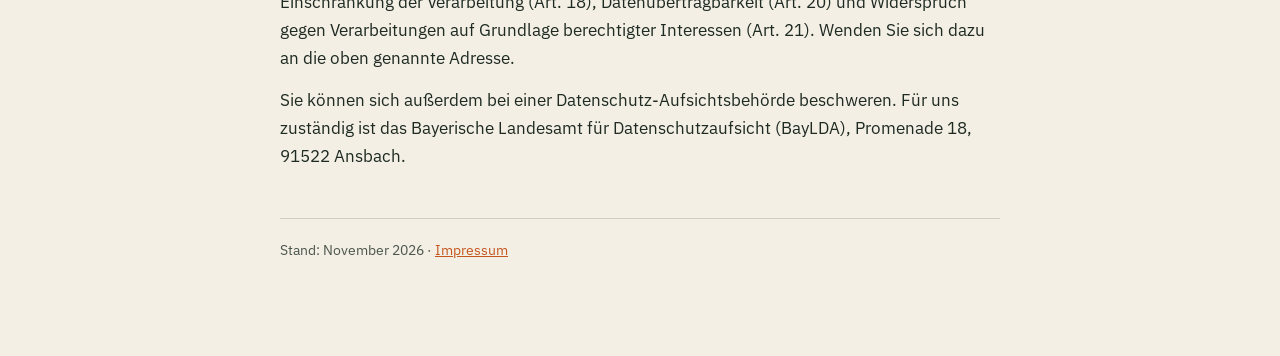
<file: datenschutz.html>
<!doctype html>
<html lang="de">
<head>
<meta charset="utf-8">
<meta name="viewport" content="width=device-width, initial-scale=1">
<title>Datenschutz · Wallering Robotics</title>
<meta name="robots" content="noindex">
<link rel="icon" href="favicon.svg" type="image/svg+xml">
<link rel="stylesheet" href="legal.css">
</head>
<body>
<main>
  <a class="back" href="./">
    <svg width="42" height="28" viewBox="0 0 72 48" aria-hidden="true"><g transform="translate(2 5)" fill="none" stroke-linecap="round" stroke-linejoin="round"><path d="M4 10 L13 38 L22 14 L31 38 L40 10 H46 C54 10 54 25 46 25 H35.5" stroke="currentColor" stroke-width="4.8"/><path d="M44 25 L54.5 38.5" stroke="currentColor" stroke-width="4.8"/><path d="M46.2 10 L48.4 3.2" stroke="currentColor" stroke-width="3.2"/><circle cx="49.1" cy="0.3" r="3.1" fill="var(--accent)" stroke="none"/></g></svg>
    Wallering Robotics
  </a>
  <h1>Datenschutzerklärung</h1>

  <h2>Verantwortlicher</h2>
  <p>Wallering Robotics, Ryan Matthews<br>
  Wallering 29, 84577 Tüßling<br>
  E-Mail: <a href="mailto:ryan@walleringrobotics.de">ryan@walleringrobotics.de</a></p>

  <h2>Kurz gesagt</h2>
  <p>Diese Website setzt keine Cookies, verwendet keine Analyse- oder Tracking-Werkzeuge und lädt keine Inhalte von Drittanbietern. Schriften werden von unserem eigenen Server geladen. Beim Seitenaufruf verarbeitet der Hosting-Anbieter technisch notwendige Daten. Weitere personenbezogene Daten verarbeiten wir, wenn Sie uns über das Formular oder per E-Mail schreiben.</p>

  <h2>Hosting und Server-Logfiles</h2>
  <p>Die Website wird über GitHub Pages bereitgestellt (GitHub, Inc., USA, ein Unternehmen der Microsoft Corporation). Beim Aufruf der Seite verarbeitet GitHub technisch notwendige Daten, insbesondere Ihre IP-Adresse, Datum und Uhrzeit sowie die aufgerufene Seite, um die Website auszuliefern und Angriffe abzuwehren. Rechtsgrundlage ist Art. 6 Abs. 1 lit. f DSGVO; unser berechtigtes Interesse ist der sichere und stabile Betrieb der Website. Dabei können Daten in die USA übertragen werden. Einzelheiten stehen in der Datenschutzerklärung von GitHub.</p>

  <h2>Kontaktformular</h2>
  <p>Wenn Sie das Anfrageformular nutzen, verarbeiten wir Ihren Namen, Ihre Kontaktangaben, Angaben zu Betrieb und Fläche sowie Ihre Nachricht, um Ihre Anfrage zu beantworten (Art. 6 Abs. 1 lit. b DSGVO, vorvertragliche Maßnahmen). Die Übermittlung erfolgt über den Dienst Formspree (Formspree, Inc., USA). Dabei werden Daten in die USA übertragen. Wir löschen Ihre Daten, sobald die Anfrage erledigt ist und keine gesetzlichen Aufbewahrungspflichten entgegenstehen.</p>

  <h2>Kontakt per E-Mail</h2>
  <p>Schreiben Sie uns per E-Mail, verarbeiten wir die übermittelten Daten zur Bearbeitung Ihres Anliegens (Art. 6 Abs. 1 lit. b bzw. f DSGVO). Unser E-Mail-Postfach wird über Google Workspace betrieben.</p>

  <h2>Luftbildaufnahmen</h2>
  <p>Bei Einsätzen erfassen wir ausschließlich die beauftragten Flächen. Zufällig mit aufgenommene Personen oder Kennzeichen sind für die Auswertung nicht erforderlich; Bildmaterial wird nur an den jeweiligen Auftraggeber übergeben.</p>

  <h2>Ihre Rechte</h2>
  <p>Sie haben das Recht auf Auskunft (Art. 15 DSGVO), Berichtigung (Art. 16), Löschung (Art. 17), Einschränkung der Verarbeitung (Art. 18), Datenübertragbarkeit (Art. 20) und Widerspruch gegen Verarbeitungen auf Grundlage berechtigter Interessen (Art. 21). Wenden Sie sich dazu an die oben genannte Adresse.</p>
  <p>Sie können sich außerdem bei einer Datenschutz-Aufsichtsbehörde beschweren. Für uns zuständig ist das Bayerische Landesamt für Datenschutzaufsicht (BayLDA), Promenade 18, 91522 Ansbach.</p>

  <p class="stand">Stand: November 2026 · <a href="impressum.html">Impressum</a></p>
</main>
</body>
</html>
</file>
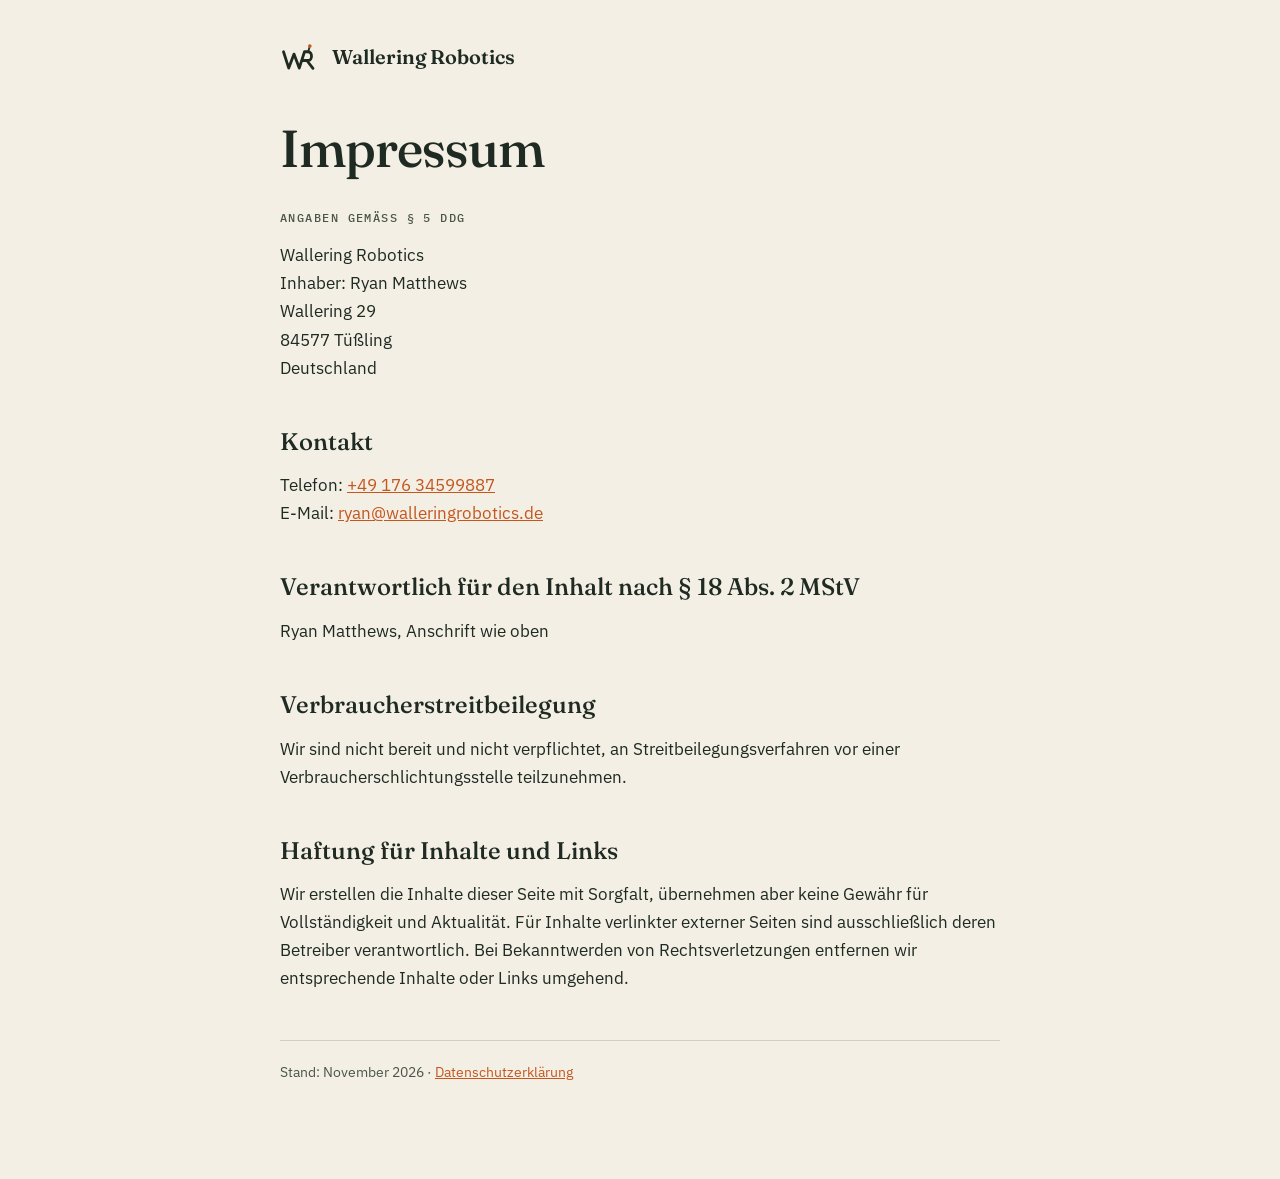
<file: impressum.html>
<!doctype html>
<html lang="de">
<head>
<meta charset="utf-8">
<meta name="viewport" content="width=device-width, initial-scale=1">
<title>Impressum · Wallering Robotics</title>
<meta name="robots" content="noindex">
<link rel="icon" href="favicon.svg" type="image/svg+xml">
<link rel="stylesheet" href="legal.css">
</head>
<body>
<main>
  <a class="back" href="./">
    <svg width="42" height="28" viewBox="0 0 72 48" aria-hidden="true"><g transform="translate(2 5)" fill="none" stroke-linecap="round" stroke-linejoin="round"><path d="M4 10 L13 38 L22 14 L31 38 L40 10 H46 C54 10 54 25 46 25 H35.5" stroke="currentColor" stroke-width="4.8"/><path d="M44 25 L54.5 38.5" stroke="currentColor" stroke-width="4.8"/><path d="M46.2 10 L48.4 3.2" stroke="currentColor" stroke-width="3.2"/><circle cx="49.1" cy="0.3" r="3.1" fill="var(--accent)" stroke="none"/></g></svg>
    Wallering Robotics
  </a>
  <h1>Impressum</h1>

  <p class="label">Angaben gemäß § 5 DDG</p>
  <p>Wallering Robotics<br>
  Inhaber: Ryan Matthews<br>
  Wallering 29<br>
  84577 Tüßling<br>
  Deutschland</p>

  <h2>Kontakt</h2>
  <p>Telefon: <a href="tel:+4917634599887">+49 176 34599887</a><br>
  E-Mail: <a href="mailto:ryan@walleringrobotics.de">ryan@walleringrobotics.de</a></p>

  <h2>Verantwortlich für den Inhalt nach § 18 Abs. 2 MStV</h2>
  <p>Ryan Matthews, Anschrift wie oben</p>

  <h2>Verbraucherstreitbeilegung</h2>
  <p>Wir sind nicht bereit und nicht verpflichtet, an Streitbeilegungsverfahren vor einer Verbraucherschlichtungsstelle teilzunehmen.</p>

  <h2>Haftung für Inhalte und Links</h2>
  <p>Wir erstellen die Inhalte dieser Seite mit Sorgfalt, übernehmen aber keine Gewähr für Vollständigkeit und Aktualität. Für Inhalte verlinkter externer Seiten sind ausschließlich deren Betreiber verantwortlich. Bei Bekanntwerden von Rechtsverletzungen entfernen wir entsprechende Inhalte oder Links umgehend.</p>

  <p class="stand">Stand: November 2026 · <a href="datenschutz.html">Datenschutzerklärung</a></p>
</main>
</body>
</html>
</file>
<file: legal.css>
/* Gemeinsame Styles für Impressum und Datenschutz */
@font-face{font-family:'Fraunces';font-style:normal;font-weight:100 900;font-display:swap;src:url(fonts/fraunces-latin-opsz-normal.woff2) format('woff2')}
@font-face{font-family:'IBM Plex Sans';font-style:normal;font-weight:400;font-display:swap;src:url(fonts/ibm-plex-sans-latin-400-normal.woff2) format('woff2')}
@font-face{font-family:'IBM Plex Sans';font-style:normal;font-weight:600;font-display:swap;src:url(fonts/ibm-plex-sans-latin-600-normal.woff2) format('woff2')}
@font-face{font-family:'IBM Plex Mono';font-style:normal;font-weight:500;font-display:swap;src:url(fonts/ibm-plex-mono-latin-500-normal.woff2) format('woff2')}
:root{--bg:#F3EFE4;--fg:#1E2A22;--muted:#4A554C;--line:rgba(30,42,34,.16);--accent:#C4561F;color-scheme:light}
@media (prefers-color-scheme: dark){:root{--bg:#131915;--fg:#ECE8DC;--muted:#A9B2A6;--line:rgba(236,232,220,.16);--accent:#E27B45;color-scheme:dark}}
*{box-sizing:border-box}
body{margin:0;background:var(--bg);color:var(--fg);font-family:'IBM Plex Sans',system-ui,sans-serif;font-size:17px;line-height:1.65;padding-inline:20px}
main{max-width:720px;margin-inline:auto;padding-block:40px 80px}
a{color:var(--accent)}
.back{display:inline-flex;align-items:center;gap:10px;text-decoration:none;color:var(--fg);font-family:'Fraunces',Georgia,serif;font-weight:600;font-size:20px;margin-bottom:48px}
.back svg{flex-shrink:0}
h1{font-family:'Fraunces',Georgia,serif;font-weight:500;font-size:clamp(36px,6vw,52px);line-height:1.05;letter-spacing:-.02em;margin:0 0 32px}
h2{font-family:'Fraunces',Georgia,serif;font-weight:500;font-size:24px;margin:40px 0 10px}
p,ul{margin:0 0 14px}
.label{font-family:'IBM Plex Mono',ui-monospace,monospace;font-size:12px;letter-spacing:.12em;text-transform:uppercase;color:var(--muted)}
.stand{margin-top:48px;padding-top:20px;border-top:1px solid var(--line);color:var(--muted);font-size:14px}
</file>
